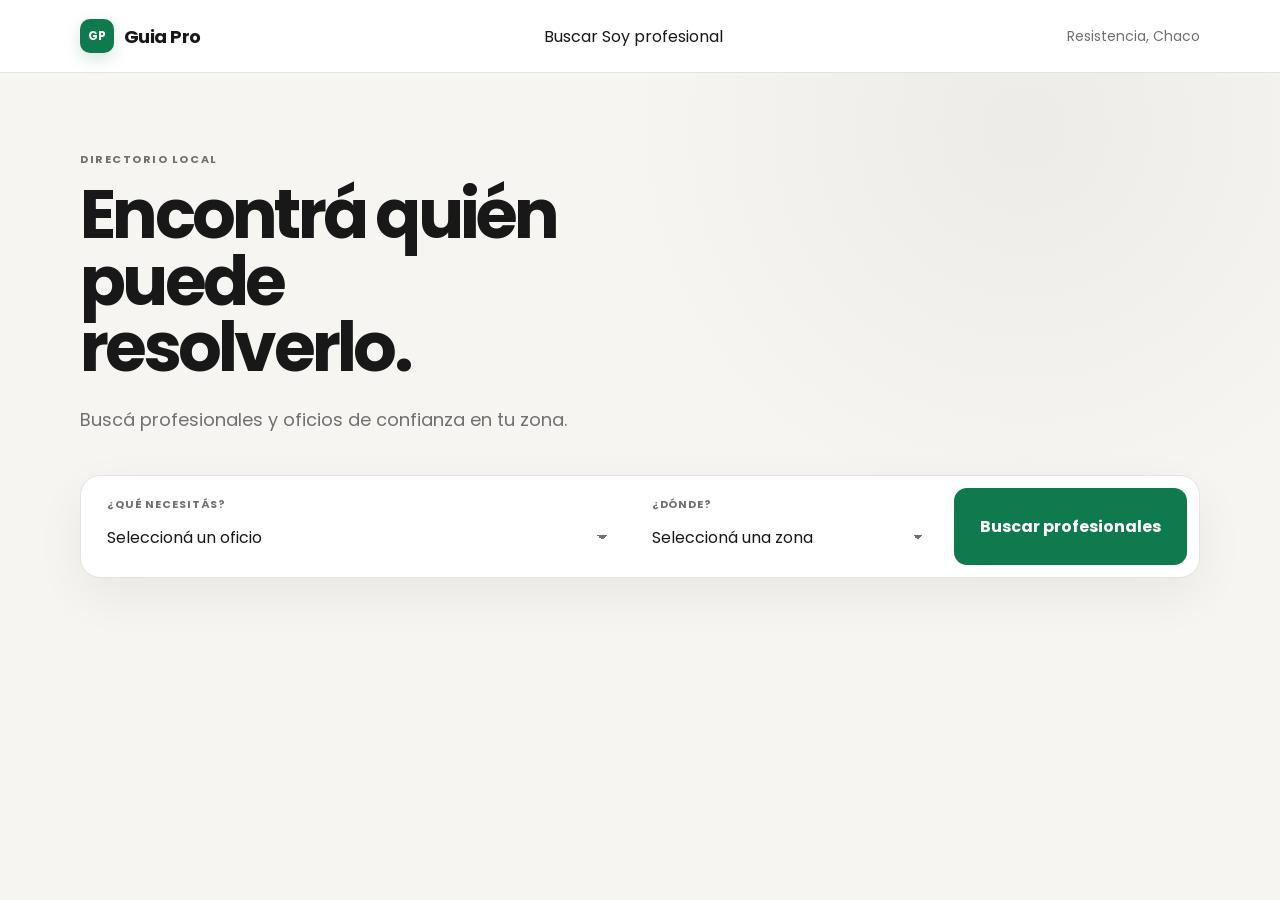
<file: frontend/index.html>
<!DOCTYPE html>

<html lang="es">
<head>
    <meta charset="UTF-8">

    <meta
        name="viewport"
        content="width=device-width, initial-scale=1.0"
    >

    <title>Guia Pro — Encontrá quién puede resolverlo</title>

    <link
        rel="stylesheet"
        href="./styles.css"
    >
</head>

<body>

<header class="site-header">
    <div class="container header-inner">

        <a
            href="./index.html"
            class="brand"
        >
            <span class="brand-mark">
                GP
            </span>

            <span class="brand-name">
                Guia Pro
            </span>
        </a>


        <nav
            class="main-nav"
            aria-label="Navegación principal"
        >

            <a
                href="./index.html"
                class="main-nav-link"
            >
                Buscar
            </a>


            <a
                href="./professional-login.html"
                class="main-nav-link"
            >
                Soy profesional
            </a>

        </nav>


        <span class="header-location">
            Resistencia, Chaco
        </span>

    </div>
</header>


<main>

    <section class="search-section">

        <div class="container">

            <div class="search-intro">

                <span class="eyebrow">
                    DIRECTORIO LOCAL
                </span>


                <h1>
                    Encontrá quién puede
                    <span>resolverlo.</span>
                </h1>


                <p>
                    Buscá profesionales y oficios de confianza
                    en tu zona.
                </p>

            </div>


            <form
                id="search-form"
                class="search-form"
            >

                <div class="field">

                    <label for="query">
                        ¿Qué necesitás?
                    </label>


                    <select
                        id="query"
                        name="query"
                    >

                        <option value="">
                            Seleccioná un oficio
                        </option>

                    </select>

                </div>


                <div class="field">

                    <label for="location">
                        ¿Dónde?
                    </label>


                    <select
                        id="location"
                        name="location"
                    >

                        <option value="">
                            Seleccioná una zona
                        </option>

                    </select>

                </div>


                <button
                    type="submit"
                    class="search-button"
                >
                    Buscar profesionales
                </button>

            </form>

        </div>

    </section>


    <section class="results-section">

        <div class="container">

            <div
                id="results-header"
                class="results-header hidden"
            >

                <div>

                    <span class="eyebrow">
                        RESULTADOS
                    </span>


                    <h2 id="results-title">
                        Profesionales encontrados
                    </h2>

                </div>


                <span
                    id="results-count"
                    class="results-count"
                ></span>

            </div>


            <div
                id="loading"
                class="state-message hidden"
            >
                Buscando profesionales...
            </div>


            <div
                id="error"
                class="state-message error hidden"
            ></div>


            <div
                id="empty"
                class="state-message hidden"
            >

                <h3>
                    No encontramos profesionales.
                </h3>


                <p>
                    Probá con otro oficio o zona.
                </p>

            </div>


            <div
                id="results"
                class="results-grid"
            ></div>

        </div>

    </section>

</main>


<script src="./app.js"></script>

</body>
</html>
</file>
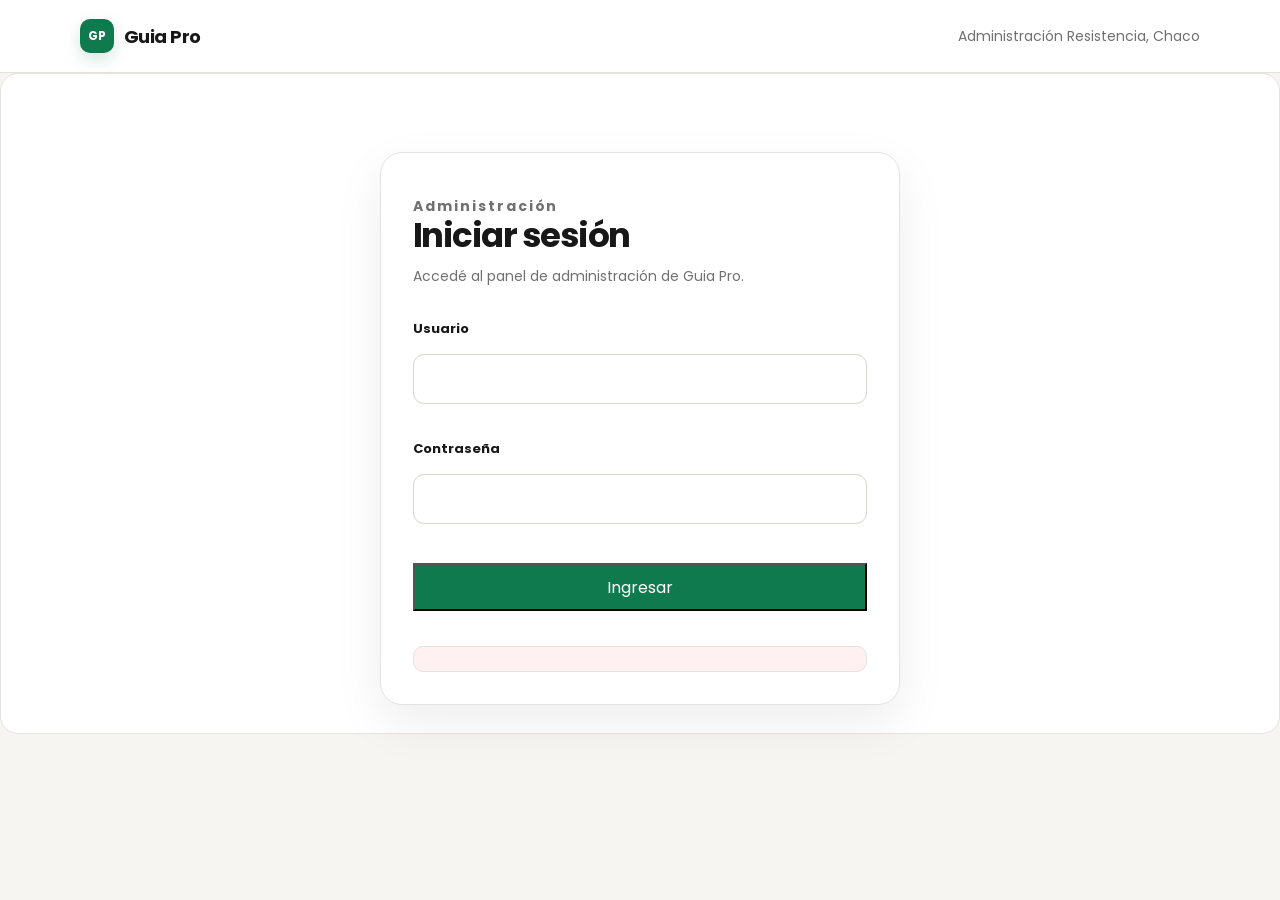
<file: frontend/admin.html>
<!DOCTYPE html>
<html lang="es">

<head>
    <meta charset="UTF-8">
    <meta name="viewport" content="width=device-width, initial-scale=1.0">

    <title>Administración — Guia Pro</title>

    <link rel="stylesheet" href="./styles.css">
</head>

<body>

<header class="site-header">
    <div class="container header-inner">

        <a href="./index.html" class="brand">
    <span class="brand-mark">GP</span>
    <span class="brand-name">Guia Pro</span>
</a>

        <div class="header-location">
            <span>Administración</span>
            <span>Resistencia, Chaco</span>
        </div>

    </div>
</header>


<main>

    <!-- =====================================================
         LOGIN
         ===================================================== -->

    <section id="loginState" class="profile-section" hidden>

        <div class="container">

            <div class="profile-card admin-login-card">

                <div class="profile-hero">

                    <div>
                        <p class="eyebrow">
                            Administración
                        </p>

                        <h1>
                            Iniciar sesión
                        </h1>

                        <p class="hero-description">
                            Accedé al panel de administración
                            de Guia Pro.
                        </p>
                    </div>

                </div>


                <form id="loginForm" class="admin-login-form">

                    <div class="form-field">

                        <label for="adminUsername">
                            Usuario
                        </label>

                        <input
                            id="adminUsername"
                            name="username"
                            type="text"
                            autocomplete="username"
                            required
                        >

                    </div>


                    <div class="form-field">

                        <label for="adminPassword">
                            Contraseña
                        </label>

                        <input
                            id="adminPassword"
                            name="password"
                            type="password"
                            autocomplete="current-password"
                            required
                        >

                    </div>


                    <button type="submit" class="primary-button">
                        Ingresar
                    </button>


                    <div
                        id="loginMessage"
                        class="form-message error"
                        hidden
                    ></div>

                </form>

            </div>

        </div>

    </section>


    <!-- =====================================================
         PANEL ADMINISTRATIVO
         ===================================================== -->

    <section id="adminContent" class="profile-section">

        <div class="container">

            <div class="profile-hero">

                <div>

                    <p class="eyebrow">
                        Administración
                    </p>

                    <h1>
                        Profesionales pendientes
                    </h1>

                    <p class="hero-description">
                        Revisá los registros antes de publicar
                        los perfiles en Guia Pro.
                    </p>

                </div>


                <button
                    type="button"
                    class="primary-button admin-refresh"
                    id="refreshButton"
                >
                    Actualizar
                </button>

            </div>


            <div
                id="adminMessage"
                class="form-message"
                hidden
            ></div>


            <div
                id="loadingState"
                class="profile-card"
                hidden
            >
                Cargando registros...
            </div>


            <div
                id="emptyState"
                class="profile-card"
            >

                <h2>
                    No hay registros pendientes
                </h2>

                <p>
                    Todos los profesionales registrados
                    fueron revisados.
                </p>

            </div>


            <div
                id="pendingList"
                class="admin-list"
            ></div>


            <div class="admin-section-divider"></div>


            <!-- =================================================
                 PROFESIONALES
                 ================================================= -->

            <div class="profile-hero admin-professionals-header">

                <div>

                    <p class="eyebrow">
                        Gestión
                    </p>

                    <h2>
                        Profesionales
                    </h2>

                    <p class="hero-description">
                        Administrá el estado de los profesionales
                        registrados en Guia Pro.
                    </p>

                </div>

            </div>


            <div
                id="professionalsLoadingState"
                class="profile-card"
                hidden
            >
                Cargando profesionales...
            </div>


            <div
                id="professionalsEmptyState"
                class="profile-card"
                hidden
            >

                <h2>
                    No hay profesionales registrados
                </h2>

                <p>
                    Todavía no hay profesionales en Guia Pro.
                </p>

            </div>


            <div
                id="professionalsList"
                class="admin-list"
            ></div>


            <!-- =================================================
                 EDITOR DE PROFESIONAL
                 ================================================= -->

            <div
                id="admin-profile-edit-panel"
                class="profile-card admin-edit-panel"
                hidden
            >

                <div class="admin-edit-header">

                    <div>

                        <p class="eyebrow">
                            Administración
                        </p>

                        <h2 id="admin-edit-title">
                            Editar profesional
                        </h2>

                        <p class="hero-description">
                            Modificá la información pública
                            del profesional.
                        </p>

                    </div>

                    <button
                        type="button"
                        id="admin-profile-edit-cancel-top"
                        class="admin-edit-close"
                        aria-label="Cerrar editor"
                    >
                        ×
                    </button>

                </div>


                <form id="admin-profile-edit-form">

                    <!-- =========================================
                         SECCIÓN 01 — INFORMACIÓN PÚBLICA
                         ========================================= -->

                    <section class="admin-edit-section">

                        <div class="admin-edit-section-heading">

                            <span class="admin-edit-section-number">
                                01
                            </span>

                            <div>

                                <h3>
                                    Información pública
                                </h3>

                                <p>
                                    Datos que los usuarios podrán
                                    consultar en el perfil.
                                </p>

                            </div>

                        </div>


                        <div class="form-field admin-edit-description">

                            <label for="admin-profile-description">
                                Descripción
                            </label>

                            <textarea
                                id="admin-profile-description"
                                rows="5"
                                maxlength="2000"
                                placeholder="Contá brevemente qué hace y qué tipo de trabajos realiza."
                            ></textarea>

                            <small>
                                Una descripción clara ayuda a entender
                                qué servicios ofrece el profesional.
                            </small>

                        </div>


                        <div class="admin-edit-grid admin-edit-grid-3">

                            <div class="form-field">

                                <label for="admin-profile-years">
                                    Años de experiencia
                                </label>

                                <input
                                    id="admin-profile-years"
                                    type="number"
                                    min="0"
                                    max="80"
                                    placeholder="Ej. 10"
                                >

                            </div>


                            <div class="form-field">

                                <label for="admin-profile-whatsapp">
                                    WhatsApp
                                </label>

                                <input
                                    id="admin-profile-whatsapp"
                                    type="text"
                                    maxlength="50"
                                    placeholder="Ej. 3624..."
                                >

                            </div>


                            <div class="form-field">

                                <label for="admin-profile-instagram">
                                    Instagram
                                </label>

                                <input
                                    id="admin-profile-instagram"
                                    type="text"
                                    maxlength="150"
                                    placeholder="@usuario"
                                >

                            </div>

                        </div>

                    </section>


                    <!-- =========================================
                         SECCIÓN 02 — SERVICIOS
                         ========================================= -->

                    <section class="admin-edit-section">

                        <div class="admin-edit-section-heading">

                            <span class="admin-edit-section-number">
                                02
                            </span>

                            <div>

                                <h3>
                                    Servicios
                                </h3>

                                <p>
                                    Indicá qué trabajos realiza
                                    el profesional.
                                </p>

                            </div>

                        </div>


                        <div class="form-field">

                            <label for="admin-profile-categories">
                                Servicios ofrecidos
                            </label>

                            <select
                                id="admin-profile-categories"
                                multiple
                            ></select>

                            <small>
                                Podés seleccionar más de un servicio.
                                Mantené presionada la tecla Ctrl para
                                seleccionar varias opciones.
                            </small>

                        </div>

                    </section>


                    <!-- =========================================
                         SECCIÓN 03 — ZONAS
                         ========================================= -->

                    <section class="admin-edit-section">

                        <div class="admin-edit-section-heading">

                            <span class="admin-edit-section-number">
                                03
                            </span>

                            <div>

                                <h3>
                                    Zonas de trabajo
                                </h3>

                                <p>
                                    Definí dónde trabaja habitualmente
                                    el profesional.
                                </p>

                            </div>

                        </div>


                        <div class="form-field">

                            <label for="admin-profile-locations">
                                Zonas donde trabaja
                            </label>

                            <select
                                id="admin-profile-locations"
                                multiple
                            ></select>

                            <small>
                                Podés seleccionar más de una zona.
                                Mantené presionada la tecla Ctrl para
                                seleccionar varias opciones.
                            </small>

                        </div>

                    </section>


                    <!-- =========================================
                         PIE DEL FORMULARIO
                         ========================================= -->

                    <div class="admin-edit-footer">

                        <div
                            id="admin-profile-edit-message"
                            class="form-message"
                            hidden
                        ></div>


                        <div class="admin-edit-buttons">

                            <button
                                type="button"
                                id="admin-profile-edit-cancel"
                                class="secondary-button"
                            >
                                Cancelar
                            </button>

                            <button
                                type="submit"
                                class="primary-button"
                            >
                                Guardar cambios
                            </button>

                        </div>

                    </div>

                </form>

            </div>

        </div>

    </section>

</main>


<script src="./admin.js?v=4"></script>

</body>

</html>
</file>
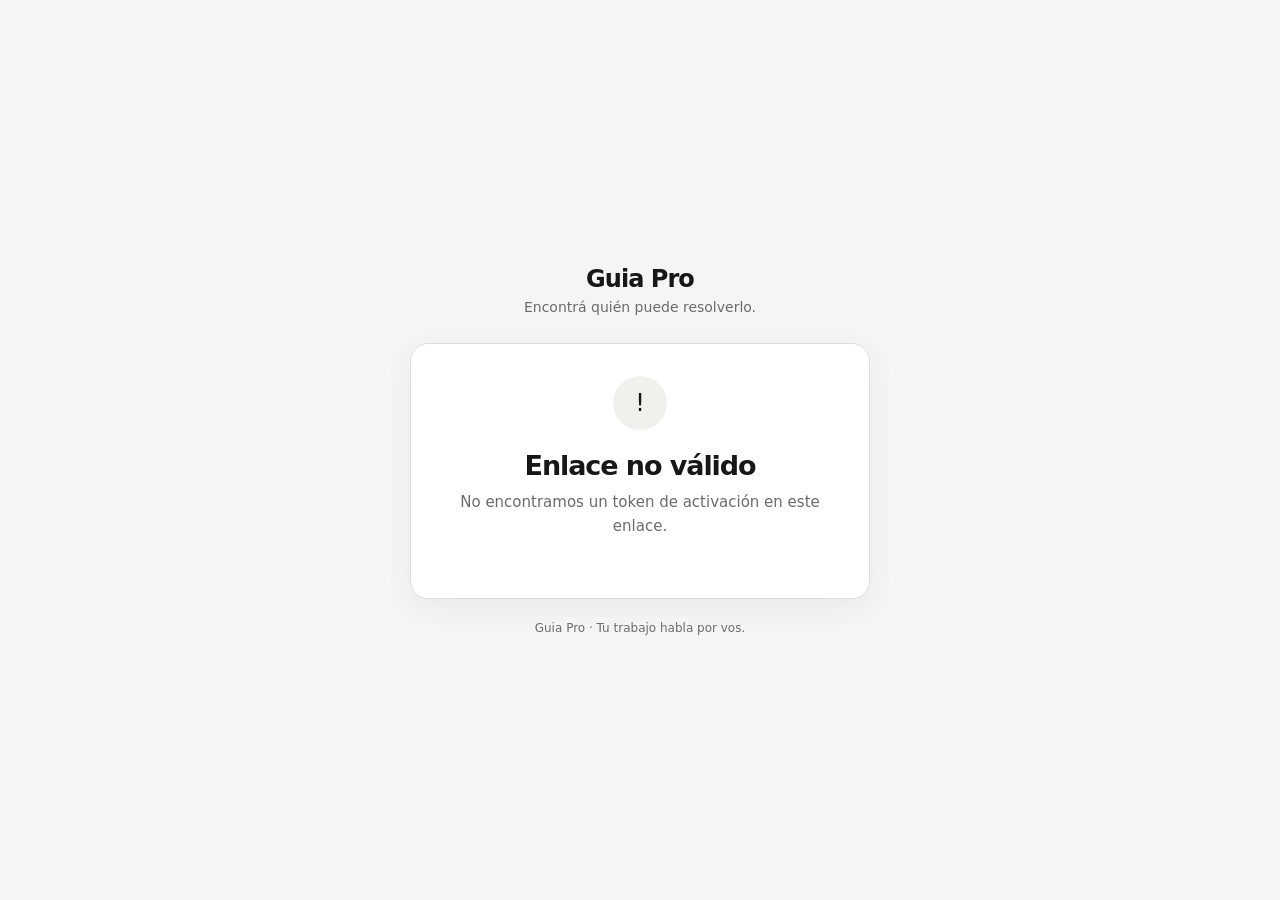
<file: frontend/professional-activation.html>
<!DOCTYPE html>
<html lang="es">
<head>
  <meta charset="UTF-8" />
  <meta name="viewport" content="width=device-width, initial-scale=1.0" />

  <title>Activar cuenta — Guia Pro</title>

  <style>
    :root {
      --bg: #f5f5f3;
      --surface: #ffffff;
      --text: #171717;
      --muted: #6b6b6b;
      --border: #deded9;
      --primary: #171717;
      --success: #216e4e;
      --error: #a33a3a;
    }

    * {
      box-sizing: border-box;
    }

    body {
      margin: 0;
      min-height: 100vh;
      background: var(--bg);
      color: var(--text);
      font-family:
        Inter,
        ui-sans-serif,
        system-ui,
        -apple-system,
        BlinkMacSystemFont,
        "Segoe UI",
        sans-serif;

      display: flex;
      align-items: center;
      justify-content: center;

      padding: 24px;
    }

    .container {
      width: 100%;
      max-width: 460px;
    }

    .brand {
      text-align: center;
      margin-bottom: 28px;
    }

    .brand-name {
      font-size: 24px;
      font-weight: 700;
      letter-spacing: -0.04em;
    }

    .brand-subtitle {
      margin-top: 6px;
      color: var(--muted);
      font-size: 14px;
    }

    .card {
      background: var(--surface);
      border: 1px solid var(--border);
      border-radius: 18px;
      padding: 32px;
      box-shadow: 0 8px 30px rgba(0, 0, 0, 0.05);
    }

    .loading,
    .error,
    .success {
      text-align: center;
    }

    .loading {
      color: var(--muted);
      padding: 20px 0;
    }

    .icon {
      width: 54px;
      height: 54px;
      margin: 0 auto 20px;

      border-radius: 50%;
      background: #f0f0ec;

      display: flex;
      align-items: center;
      justify-content: center;

      font-size: 24px;
    }

    h1 {
      margin: 0 0 10px;
      font-size: 27px;
      line-height: 1.15;
      letter-spacing: -0.04em;
    }

    .description {
      margin: 0 0 28px;
      color: var(--muted);
      line-height: 1.55;
      font-size: 15px;
    }

    .form-group {
      margin-bottom: 18px;
    }

    label {
      display: block;
      margin-bottom: 7px;
      font-size: 14px;
      font-weight: 600;
    }

    input {
      width: 100%;
      height: 48px;

      border: 1px solid var(--border);
      border-radius: 10px;

      padding: 0 14px;

      font-size: 16px;
      color: var(--text);
      background: #fff;

      outline: none;
    }

    input:focus {
      border-color: #999;
    }

    .password-hint {
      margin-top: 7px;
      color: var(--muted);
      font-size: 12px;
    }

    button {
      width: 100%;
      height: 50px;

      border: 0;
      border-radius: 10px;

      background: var(--primary);
      color: #fff;

      font-size: 15px;
      font-weight: 600;

      cursor: pointer;
      transition: opacity 0.2s ease;
    }

    button:hover {
      opacity: 0.88;
    }

    button:disabled {
      opacity: 0.5;
      cursor: not-allowed;
    }

    .message {
      margin-top: 16px;
      padding: 12px 14px;

      border-radius: 10px;

      font-size: 14px;
      line-height: 1.4;

      display: none;
    }

    .message.error {
      display: block;
      background: #fff0f0;
      color: var(--error);
    }

    .message.success {
      display: block;
      background: #edf8f2;
      color: var(--success);
    }

    .hidden {
      display: none !important;
    }

    .success-actions {
      margin-top: 24px;
    }

    .success-actions button {
      background: var(--success);
    }

    .footer {
      margin-top: 22px;
      text-align: center;
      color: var(--muted);
      font-size: 12px;
    }
  </style>
</head>

<body>

  <main class="container">

    <div class="brand">
      <div class="brand-name">Guia Pro</div>
      <div class="brand-subtitle">
        Encontrá quién puede resolverlo.
      </div>
    </div>

    <section class="card">

      <!-- Cargando -->
      <div id="loading-state" class="loading">
        Verificando tu enlace de activación...
      </div>

      <!-- Error -->
      <div id="error-state" class="error hidden">

        <div class="icon">!</div>

        <h1>Enlace no válido</h1>

        <p id="error-text" class="description">
          Este enlace de activación no es válido o ya venció.
        </p>

      </div>

      <!-- Formulario -->
      <div id="activation-state" class="hidden">

        <div class="icon">✓</div>

        <h1 id="welcome-title">
          Activá tu cuenta
        </h1>

        <p class="description">
          Tu perfil fue aprobado. Creá una contraseña para acceder a tu cuenta profesional de Guia Pro.
        </p>

        <form id="activation-form">

          <div class="form-group">
            <label for="password">
              Nueva contraseña
            </label>

            <input
              id="password"
              type="password"
              minlength="8"
              maxlength="200"
              autocomplete="new-password"
              required
            />

            <div class="password-hint">
              Mínimo 8 caracteres.
            </div>
          </div>

          <div class="form-group">
            <label for="password-confirmation">
              Repetir contraseña
            </label>

            <input
              id="password-confirmation"
              type="password"
              minlength="8"
              maxlength="200"
              autocomplete="new-password"
              required
            />
          </div>

          <button
            id="activate-button"
            type="submit"
          >
            Activar mi cuenta
          </button>

        </form>

        <div
          id="form-message"
          class="message"
        ></div>

      </div>

      <!-- Éxito -->
      <div id="success-state" class="success hidden">

        <div class="icon">✓</div>

        <h1>Cuenta activada</h1>

        <p class="description">
          Tu cuenta profesional de Guia Pro ya está activa.
          Ahora podés ingresar a tu panel.
        </p>

        <div class="success-actions">

          <button id="login-button">
            Ir al inicio de sesión
          </button>

        </div>

      </div>

    </section>

    <div class="footer">
      Guia Pro · Tu trabajo habla por vos.
    </div>

  </main>

  <script src="./professional-activation.js"></script>

</body>
</html>
</file>
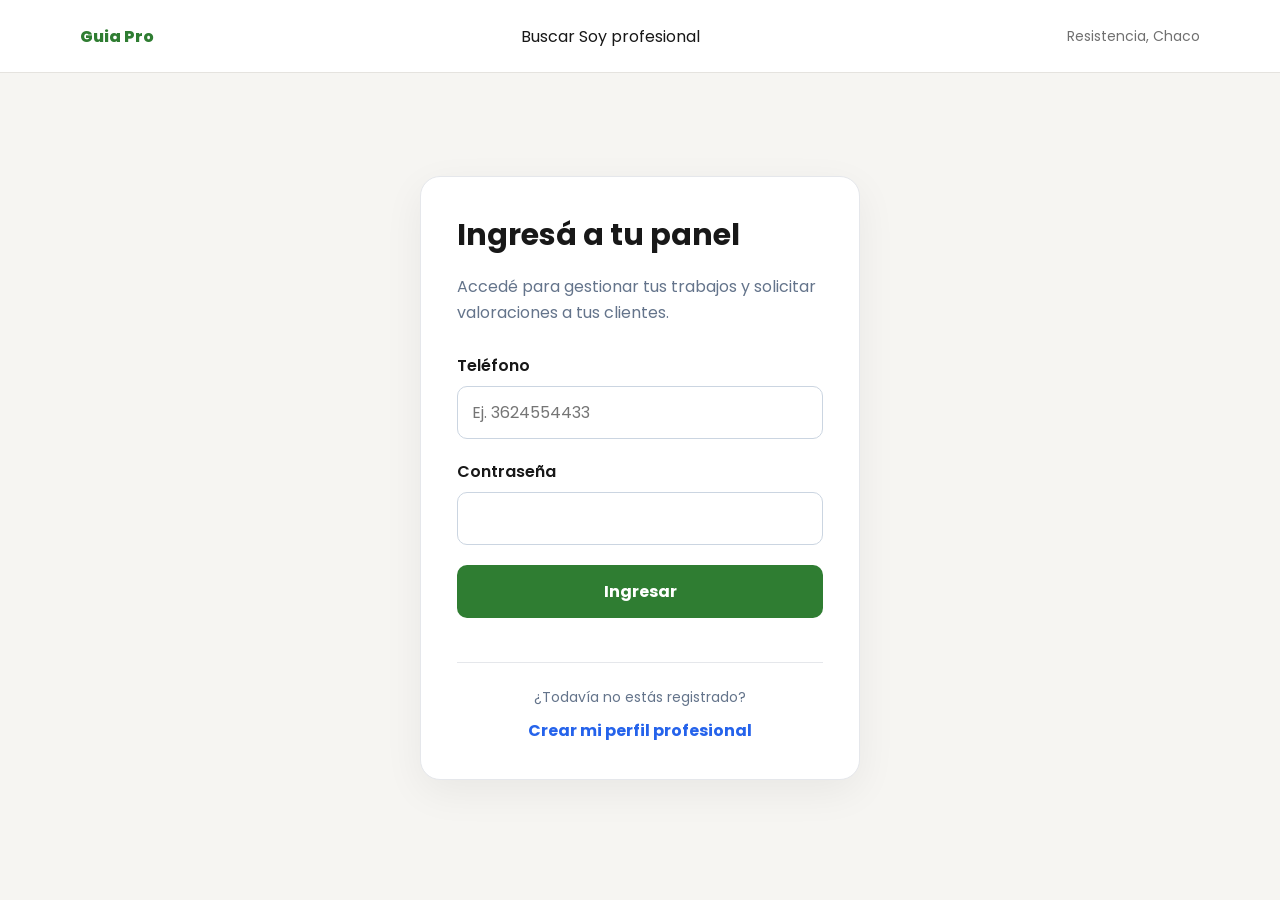
<file: frontend/professional-login.html>
<!DOCTYPE html>

<html lang="es">
<head>
  <meta charset="UTF-8">
  <meta name="viewport" content="width=device-width, initial-scale=1.0">

  <title>Ingresar · Guia Pro</title>

  <link rel="stylesheet" href="./styles.css">

  <style>
    .login-page {
      min-height: calc(100vh - 90px);
      display: flex;
      align-items: center;
      justify-content: center;
      padding: 48px 20px;
    }

    .login-card {
      width: 100%;
      max-width: 440px;
      padding: 36px;
      background: #ffffff;
      border: 1px solid #e5e7eb;
      border-radius: 20px;
      box-shadow: 0 12px 40px rgba(0, 0, 0, 0.06);
    }

    .login-card h1 {
      margin: 0 0 10px;
      font-size: 30px;
    }

    .login-description {
      margin-bottom: 28px;
      color: #64748b;
      line-height: 1.6;
    }

    .login-form {
      display: flex;
      flex-direction: column;
      gap: 20px;
    }

    .login-field {
      display: flex;
      flex-direction: column;
      gap: 8px;
    }

    .login-field label {
      font-weight: 600;
    }

    .login-field input {
      width: 100%;
      padding: 13px 14px;
      border: 1px solid #cbd5e1;
      border-radius: 10px;
      font: inherit;
      box-sizing: border-box;
    }

    .login-field input:focus {
  outline: 2px solid #2f7d32;
  outline-offset: 2px;
}

.login-submit {
  width: 100%;
  padding: 14px;
  border: none;
  border-radius: 10px;
  background: #2f7d32;
  color: white;
  font: inherit;
  font-weight: 700;
  cursor: pointer;
}

.login-submit:hover {
  background: #256b29;
}

.brand {
  color: #2f7d32;
  font-weight: 800;
}

    .login-submit:disabled {
      opacity: 0.65;
      cursor: wait;
    }

    .register-professional {
  margin-top: 24px;
  padding-top: 24px;
  border-top: 1px solid #e5e7eb;
  text-align: center;
}

.register-professional p {
  margin: 0 0 10px;
  color: #64748b;
  font-size: 14px;
}

.register-professional-link {
  color: #2563eb;
  font-weight: 700;
  text-decoration: none;
}

.register-professional-link:hover {
  text-decoration: underline;
}

    .login-error {
      padding: 12px;
      border-radius: 10px;
      background: #fef2f2;
      color: #b91c1c;
      font-size: 14px;
    }

    .hidden {
      display: none !important;
    }
  </style>

</head>

<body>

  <header class="site-header">
    <div class="container header-inner">

  <a
    href="./index.html"
    class="brand"
  >
    Guia Pro
  </a>

  <nav
    class="main-nav"
    aria-label="Navegación principal"
  >

    <a
      href="./index.html"
      class="main-nav-link"
    >
      Buscar
    </a>

    <a
      href="./professional-login.html"
      class="main-nav-link"
      aria-current="page"
    >
      Soy profesional
    </a>

  </nav>

  <div class="header-location">
    Resistencia, Chaco
  </div>

</div>

  </header>

  <main class="login-page">

<section class="login-card">

  <h1>Ingresá a tu panel</h1>

  <p class="login-description">
    Accedé para gestionar tus trabajos y solicitar
    valoraciones a tus clientes.
  </p>

  <form
    id="professional-login-form"
    class="login-form"
  >

    <div class="login-field">

      <label for="phone">
        Teléfono
      </label>

      <input
        id="phone"
        name="phone"
        type="tel"
        autocomplete="username"
        placeholder="Ej. 3624554433"
        required
      >

    </div>


    <div class="login-field">

      <label for="password">
        Contraseña
      </label>

      <input
        id="password"
        name="password"
        type="password"
        autocomplete="current-password"
        required
      >

    </div>


    <p
      id="login-error"
      class="login-error hidden"
      role="alert"
    ></p>


    <button
  id="login-submit"
  class="login-submit"
  type="submit"
>
  Ingresar
</button>

<div class="register-professional">
  <p>¿Todavía no estás registrado?</p>

  <a
    href="./professional-register.html"
    class="register-professional-link"
  >
    Crear mi perfil profesional
  </a>
</div>

  </form>

</section>

  </main>

  <script src="./professional-login.js"></script>

</body>
</html>
</file>
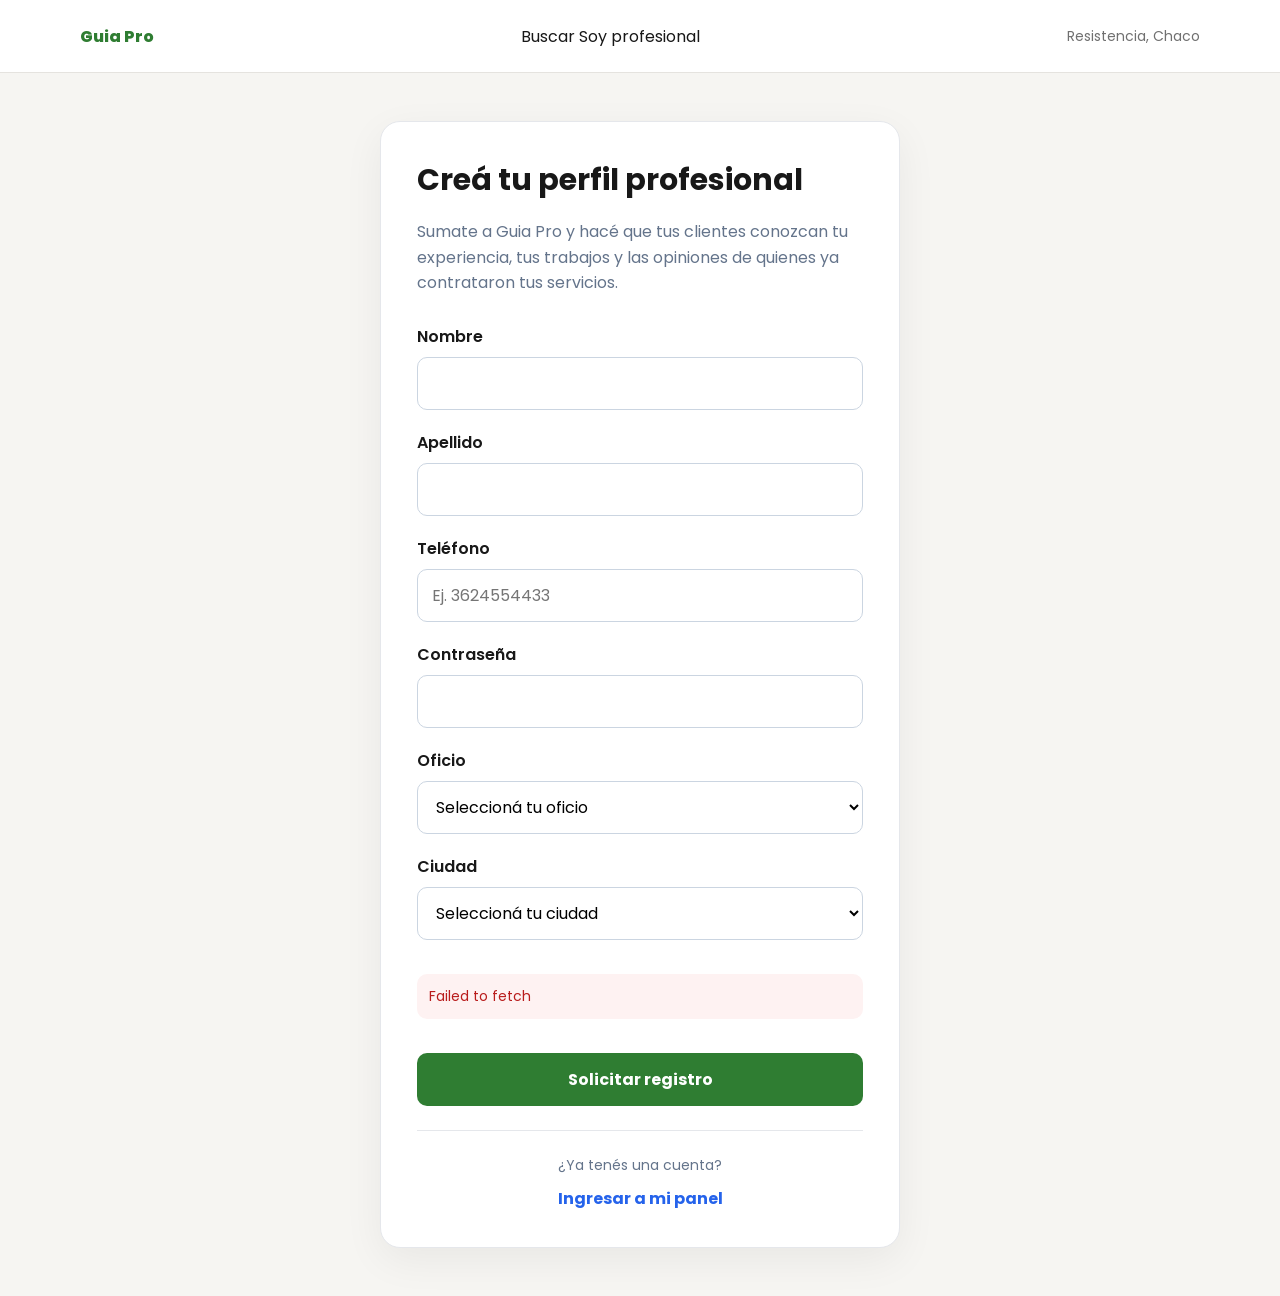
<file: frontend/professional-register.html>
<!DOCTYPE html>
<html lang="es">
<head>
  <meta charset="UTF-8">
  <meta name="viewport" content="width=device-width, initial-scale=1.0">

  <title>Registrarme · Guia Pro</title>

  <link rel="stylesheet" href="./styles.css">

  <style>
    .register-page {
      min-height: calc(100vh - 90px);
      display: flex;
      align-items: center;
      justify-content: center;
      padding: 48px 20px;
    }

    .register-card {
      width: 100%;
      max-width: 520px;
      padding: 36px;
      background: #ffffff;
      border: 1px solid #e5e7eb;
      border-radius: 20px;
      box-shadow: 0 12px 40px rgba(0, 0, 0, 0.06);
    }

    .register-card h1 {
      margin: 0 0 10px;
      font-size: 30px;
    }

    .register-description {
      margin-bottom: 28px;
      color: #64748b;
      line-height: 1.6;
    }

    .register-form {
      display: flex;
      flex-direction: column;
      gap: 20px;
    }

    .register-field {
      display: flex;
      flex-direction: column;
      gap: 8px;
    }

    .register-field label {
      font-weight: 600;
    }

    .register-field input,
    .register-field select {
      width: 100%;
      padding: 13px 14px;
      border: 1px solid #cbd5e1;
      border-radius: 10px;
      font: inherit;
      box-sizing: border-box;
      background: #ffffff;
    }

    .register-field input:focus,
    .register-field select:focus {
      outline: 2px solid #2f7d32;
      outline-offset: 2px;
    }

    .register-submit {
      width: 100%;
      padding: 14px;
      border: none;
      border-radius: 10px;
      background: #2563eb;
      color: white;
      font: inherit;
      font-weight: 700;
      cursor: pointer;
    }

    .register-submit:disabled {
      opacity: 0.65;
      cursor: wait;
    }

    .register-message {
      padding: 12px;
      border-radius: 10px;
      font-size: 14px;
    }

    .register-error {
      background: #fef2f2;
      color: #b91c1c;
    }

    .register-success {
      background: #f0fdf4;
      color: #166534;
    }

    .register-login {
      margin-top: 24px;
      padding-top: 24px;
      border-top: 1px solid #e5e7eb;
      text-align: center;
    }

    .register-login p {
      margin: 0 0 10px;
      color: #64748b;
      font-size: 14px;
    }

    .register-login a {
      color: #2563eb;
      font-weight: 700;
      text-decoration: none;
    }

    .register-login a:hover {
      text-decoration: underline;
    }

    .hidden {
      display: none !important;
    }

    .brand {
  color: #2f7d32;
  font-weight: 800;
}

.register-submit {
  background: #2f7d32;
}

.register-submit:hover {
  background: #256b29;
}
  </style>
</head>

<body>

  <header class="site-header">
    <div class="container header-inner">

      <a
        href="./index.html"
        class="brand"
      >
        Guia Pro
      </a>

      <nav
        class="main-nav"
        aria-label="Navegación principal"
      >

        <a
          href="./index.html"
          class="main-nav-link"
        >
          Buscar
        </a>

        <a
          href="./professional-login.html"
          class="main-nav-link"
        >
          Soy profesional
        </a>

      </nav>

      <div class="header-location">
        Resistencia, Chaco
      </div>

    </div>
  </header>

  <main class="register-page">

    <section class="register-card">

      <h1>Creá tu perfil profesional</h1>

      <p class="register-description">
        Sumate a Guia Pro y hacé que tus clientes conozcan
        tu experiencia, tus trabajos y las opiniones de
        quienes ya contrataron tus servicios.
      </p>

      <form
        id="professional-register-form"
        class="register-form"
      >

        <div class="register-field">

          <label for="first_name">
            Nombre
          </label>

          <input
            id="first_name"
            name="first_name"
            type="text"
            autocomplete="given-name"
            required
          >

        </div>

        <div class="register-field">

          <label for="last_name">
            Apellido
          </label>

          <input
            id="last_name"
            name="last_name"
            type="text"
            autocomplete="family-name"
            required
          >

        </div>

        <div class="register-field">

          <label for="phone">
            Teléfono
          </label>

          <input
            id="phone"
            name="phone"
            type="tel"
            autocomplete="tel"
            placeholder="Ej. 3624554433"
            required
          >

        </div>

        <div class="register-field">

          <label for="password">
            Contraseña
          </label>

          <input
            id="password"
            name="password"
            type="password"
            autocomplete="new-password"
            minlength="6"
            required
          >

        </div>

        <div class="register-field">

          <label for="category_id">
            Oficio
          </label>

          <select
            id="category_id"
            name="category_id"
            required
          >
            <option value="">
              Seleccioná tu oficio
            </option>
          </select>

        </div>

        <div class="register-field">

          <label for="location_id">
            Ciudad
          </label>

          <select
            id="location_id"
            name="location_id"
            required
          >
            <option value="">
              Seleccioná tu ciudad
            </option>
          </select>

        </div>

        <p
          id="register-error"
          class="register-message register-error hidden"
          role="alert"
        ></p>

        <p
          id="register-success"
          class="register-message register-success hidden"
          role="status"
        ></p>

        <button
          id="register-submit"
          class="register-submit"
          type="submit"
        >
          Solicitar registro
        </button>

      </form>

      <div class="register-login">

        <p>
          ¿Ya tenés una cuenta?
        </p>

        <a href="./professional-login.html">
          Ingresar a mi panel
        </a>

      </div>

    </section>

  </main>

  <script src="./professional-register.js"></script>

</body>
</html>
</file>
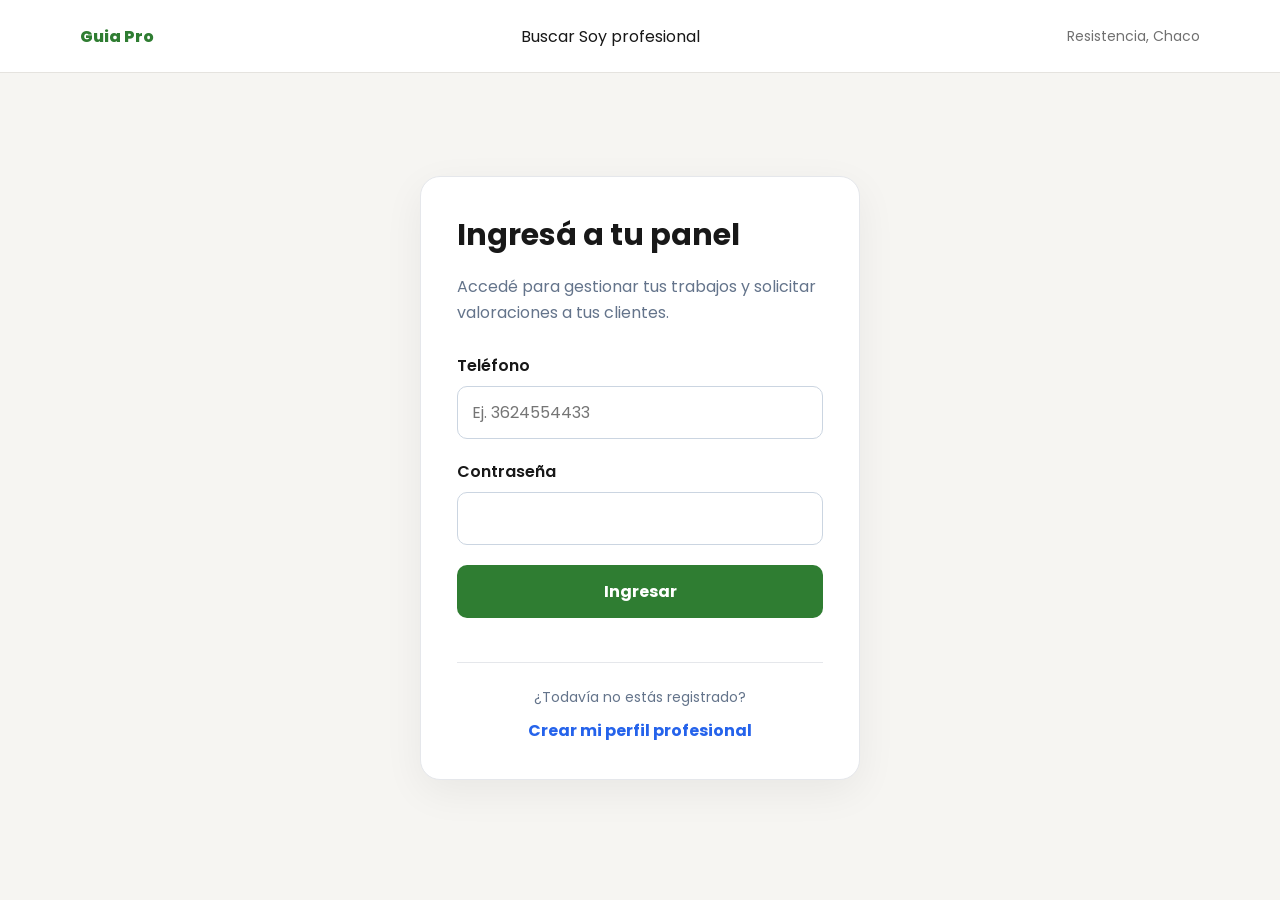
<file: frontend/professional.html>
<!DOCTYPE html>
<html lang="es">
<head>
  <meta charset="UTF-8" />
  <meta name="viewport" content="width=device-width, initial-scale=1.0" />

  <title>Panel del profesional · Guia Pro</title>

  <link rel="stylesheet" href="./styles.css" />
 
</head>

<body>

  <header class="site-header">
    <div class="container header-inner">

      <a href="./index.html" class="brand">
    <span class="brand-mark">GP</span>
    <span class="brand-name">Guia Pro</span>
</a>

      <nav class="main-nav" aria-label="Navegación principal">

        <a
          href="./index.html"
          class="main-nav-link"
        >
          Buscar
        </a>

        <a
          id="public-profile-link"
          href="#"
          class="main-nav-link"
        >
          Ver mi perfil público
        </a>

      </nav>

      <div class="header-actions">

        <div class="header-location">
          Resistencia, Chaco
        </div>

        <button
          id="logout-button"
          class="button secondary-button"
          type="button"
        >
          Cerrar sesión
        </button>

      </div>

    </div>
  </header>

  <main class="container professional-page">

    <section id="loading-state" class="state-card">
      <p>Cargando panel...</p>
    </section>

    <section id="error-state" class="state-card error-state hidden">

      <h2>No pudimos cargar el panel</h2>

      <p id="error-message">
        Ocurrió un error al cargar la información.
      </p>

      <a
        href="./index.html"
        class="button secondary-button"
      >
        Volver al buscador
      </a>

    </section>

    <section id="professional-content" class="hidden">

      <!-- ======================================================
           CABECERA DEL PROFESIONAL
           ====================================================== -->

      <div class="professional-header-card">

        <div>

          <span class="eyebrow">
            Panel del profesional
          </span>

          <h1 id="professional-name">
            —
          </h1>

          <p
            id="professional-meta"
            class="professional-meta"
          >
            —
          </p>

        </div>

        <div
          id="professional-rating"
          class="professional-rating"
        >
          —
        </div>

      </div>


      <!-- ======================================================
           PERFIL
           ====================================================== -->

      <section
        id="profile-edit-section"
        class="professional-section"
      >

        <div class="section-heading">

          <div>

            <span class="eyebrow">
              Mi perfil
            </span>

            <h2>
              Información pública
            </h2>

          </div>

          <button
            id="edit-profile-button"
            class="button secondary-button"
            type="button"
          >
            Editar perfil
          </button>

        </div>


        <!-- ====================================================
             ESTADO DEL PERFIL
             ==================================================== -->

        <div class="profile-status-grid">

          <div class="profile-status-card">

            <span class="eyebrow">
              Identidad
            </span>

            <strong id="profile-identity-status">
              —
            </strong>

            <span>
              Estado de verificación
            </span>

          </div>


          <div class="profile-status-card">

            <span class="eyebrow">
              Experiencia
            </span>

            <strong id="profile-experience-status">
              —
            </strong>

            <span>
              Años declarados
            </span>

          </div>


          <div class="profile-status-card">

            <span class="eyebrow">
              Reputación
            </span>

            <strong id="profile-reputation-status">
              —
            </strong>

            <span id="profile-reputation-detail">
              Sin opiniones todavía
            </span>

          </div>


          <div class="profile-status-card">

            <span class="eyebrow">
              Trabajos
            </span>

            <strong id="profile-jobs-status">
              —
            </strong>

            <span id="profile-jobs-detail">
              Registrados en Guia Pro
            </span>

          </div>

        </div>

        <p class="profile-status-note">
          La identidad y la reputación se construyen y verifican dentro de Guia Pro.
        </p>


        <section class="professional-reviews">

          <div class="section-heading">

            <div>

              <span class="eyebrow">
                EXPERIENCIAS DE CLIENTES
              </span>

              <h2>
                Opiniones recibidas
              </h2>

            </div>

          </div>

          <div
            id="professional-reviews-list"
            class="professional-reviews-list"
          ></div>

          <div
            id="professional-reviews-empty"
            class="state-card hidden"
          >

            <h3>
              Todavía no tenés opiniones
            </h3>

            <p>
              Las valoraciones de tus clientes aparecerán acá después
              de que completen una valoración.
            </p>

          </div>

        </section>


        <!-- ====================================================
             FORMULARIO DE EDICIÓN
             ==================================================== -->

        <form
          id="profile-edit-form"
          class="job-form hidden"
        >

          <div class="form-field">

            <label for="profile-description">
              Descripción
            </label>

            <textarea
              id="profile-description"
              name="description"
              rows="4"
              maxlength="2000"
              placeholder="Contá brevemente qué hacés y qué tipo de trabajos realizás."
            ></textarea>

          </div>


          <div class="form-field">

            <label for="profile-years-experience">
              Años de experiencia
            </label>

            <input
              id="profile-years-experience"
              name="years_experience"
              type="number"
              min="0"
              max="80"
            >

          </div>


          <div class="form-field">

            <label for="profile-whatsapp">
              WhatsApp
            </label>

            <input
              id="profile-whatsapp"
              name="whatsapp"
              type="text"
              maxlength="50"
            >

          </div>


          <div class="form-field">

            <label for="profile-instagram">
              Instagram
            </label>

            <input
              id="profile-instagram"
              name="instagram"
              type="text"
              maxlength="150"
              placeholder="@usuario"
            >

          </div>


          <div class="form-field">

            <label for="profile-categories">
              Servicios
            </label>

            <select
              id="profile-categories"
              name="category_ids"
              multiple
            ></select>

            <small>
              Podés seleccionar más de un servicio.
            </small>

          </div>


          <div class="form-field">

            <label for="profile-locations">
              Zonas donde trabajás
            </label>

            <select
              id="profile-locations"
              name="location_ids"
              multiple
            ></select>

            <small>
              Podés seleccionar más de una zona.
            </small>

          </div>


          <div class="form-actions">

            <button
              type="submit"
              class="button primary-button"
            >
              Guardar cambios
            </button>

            <button
              type="button"
              id="cancel-profile-button"
              class="button secondary-button"
            >
              Cancelar
            </button>

          </div>

        </form>


        <div
          id="profile-form-message"
          class="form-message hidden"
        ></div>

      </section>


      <!-- ======================================================
           TRABAJOS
           ====================================================== -->

      <section class="professional-section">

        <div class="section-heading">

          <div>

            <span class="eyebrow">
              Gestión
            </span>

            <h2>
              Mis trabajos
            </h2>

          </div>

          <button
            id="new-job-button"
            class="button primary-button"
            type="button"
          >
            + Registrar trabajo
          </button>

        </div>


        <div
          id="jobs-list"
          class="jobs-list"
        >
          <!-- Los trabajos se cargan desde la API -->
        </div>


        <div
          id="jobs-empty"
          class="state-card hidden"
        >

          <h3>
            Todavía no tenés trabajos registrados
          </h3>

          <p>
            Registrá un trabajo terminado para poder solicitar
            una valoración a tu cliente.
          </p>

        </div>

      </section>


      <!-- ======================================================
           NUEVO TRABAJO
           ====================================================== -->

      <section
        id="new-job-panel"
        class="professional-section job-form-section hidden"
      >

        <div class="section-heading">

          <div>

            <span class="eyebrow">
              Nuevo trabajo
            </span>

            <h2>
              Registrar trabajo
            </h2>

          </div>

        </div>


        <form
          id="new-job-form"
          class="job-form"
        >

          <div class="form-field">

            <label for="job-title">
              Trabajo
            </label>

            <input
              id="job-title"
              name="title"
              type="text"
              maxlength="150"
              required
              placeholder="Ej. Instalación eléctrica domiciliaria"
            />

          </div>


          <div class="form-field">

            <label for="job-description">
              Descripción
            </label>

            <textarea
              id="job-description"
              name="description"
              rows="4"
              maxlength="2000"
              placeholder="Contá brevemente qué trabajo realizaste."
            ></textarea>

          </div>


          <div class="form-actions">

            <button
              type="submit"
              class="button primary-button"
            >
              Registrar trabajo
            </button>

            <button
              type="button"
              id="cancel-job-button"
              class="button secondary-button"
            >
              Cancelar
            </button>

          </div>

        </form>


        <div
          id="job-form-message"
          class="form-message hidden"
        ></div>

      </section>

    </section>

  </main>


  <script src="./professional.js"></script>

</body>
</html>
</file>
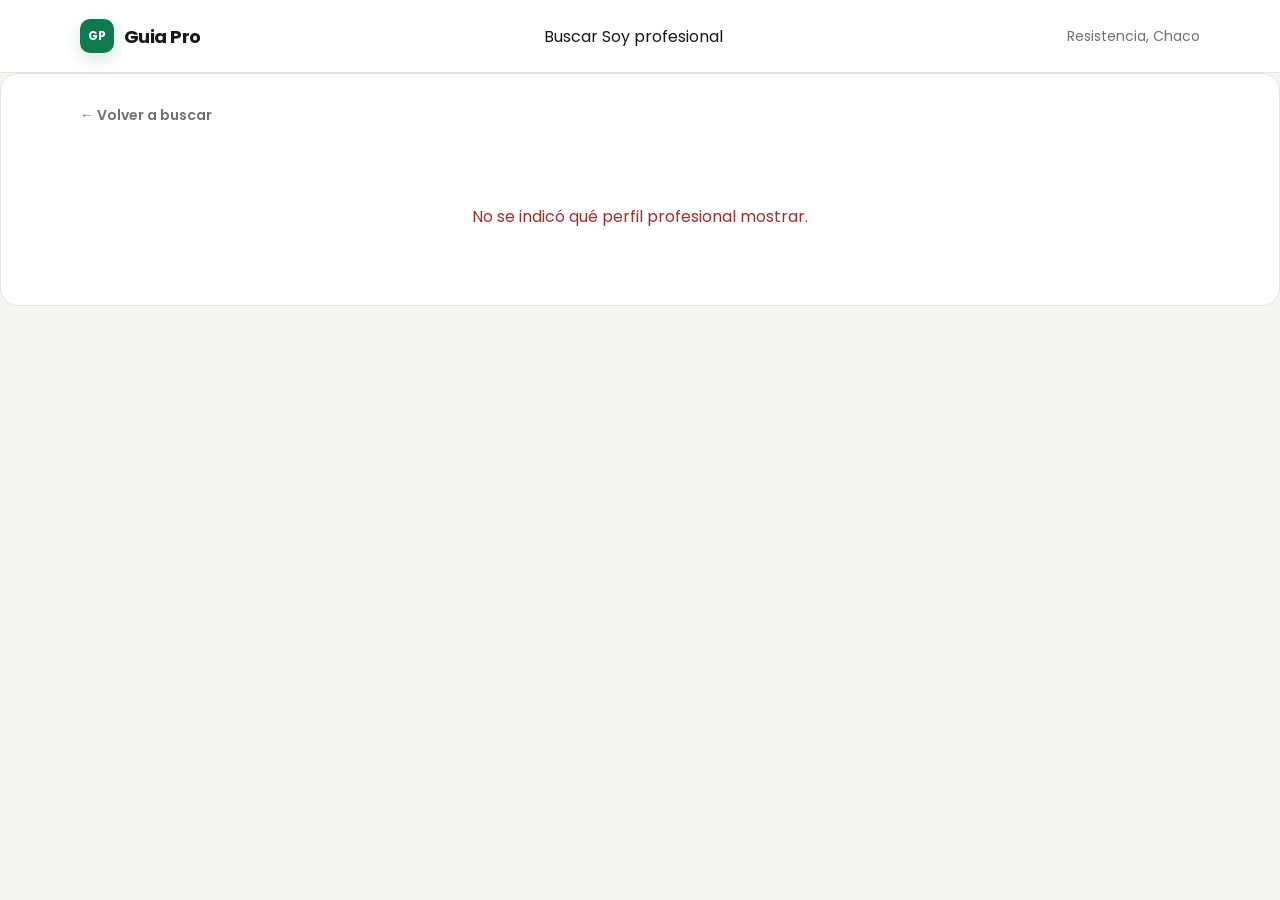
<file: frontend/profile.html>
<!DOCTYPE html>

<html lang="es">
<head>
    <meta charset="UTF-8">
    <meta name="viewport" content="width=device-width, initial-scale=1.0">

<title>Perfil profesional — Guia Pro</title>

<link rel="stylesheet" href="./styles.css">

</head>

<body>

<header class="site-header">
    <div class="container header-inner">

    <a href="./index.html" class="brand">
        <span class="brand-mark">GP</span>
        <span class="brand-name">Guia Pro</span>
    </a>

    <nav class="main-nav" aria-label="Navegación principal">

        <a
            href="./index.html"
            class="main-nav-link"
        >
            Buscar
        </a>

        <a
            href="./professional-login.html"
            class="main-nav-link"
        >
            Soy profesional
        </a>

    </nav>

    <span class="header-location">
        Resistencia, Chaco
    </span>

</div>

</header>

<main>

<section class="profile-section">

    <div class="container">

        <a href="./index.html" class="back-link">
            ← Volver a buscar
        </a>

        <div id="loading" class="state-message">
            Cargando perfil...
        </div>

        <div id="error" class="state-message error hidden"></div>


        <article id="profile" class="profile-page hidden">

            <div class="profile-hero">

                <div class="profile-avatar" id="profile-avatar">
                    --
                </div>

                <div class="profile-main">

                    <div class="profile-name-row">

                        <h1 id="profile-name">
                            Profesional
                        </h1>

                        <span
                            id="profile-verified"
                            class="verified-badge hidden"
                        >
                            ✓ Identidad verificada
                        </span>

                    </div>

                    <p
                        id="profile-profession"
                        class="profile-profession"
                    ></p>

                    <p
                        id="profile-location"
                        class="profile-location"
                    ></p>

                </div>

            </div>


            <div class="profile-grid">

                <section class="profile-card profile-about">

                    <span class="eyebrow">
                        SOBRE EL PROFESIONAL
                    </span>

                    <p id="profile-description"></p>

                    <div
                        id="profile-experience"
                        class="profile-experience"
                    ></div>

                </section>


                <section class="profile-card profile-reputation">

                    <span class="eyebrow">
                        REPUTACIÓN
                    </span>

                    <div class="reputation-main">

                        <strong id="profile-rating">
                            0.0
                        </strong>

                        <span class="rating-stars">
                            ★★★★★
                        </span>

                    </div>

                    <p id="profile-review-count"></p>

                    <div class="reputation-details">

                        <div>
                            <strong id="profile-jobs">
                                0
                            </strong>
                            <span>trabajos registrados</span>
                        </div>

                        <div>
                            <strong id="profile-rated-jobs">
                                0
                            </strong>
                            <span>trabajos calificados</span>
                        </div>

                    </div>

                </section>

            </div>


            <section class="profile-card profile-services">

                <span class="eyebrow">
                    SERVICIOS Y ZONAS
                </span>

                <div
                    id="profile-categories"
                    class="profile-tags"
                ></div>

                <div
                    id="profile-locations"
                    class="profile-tags"
                ></div>

            </section>


            <section
                id="reviews-section"
                class="profile-card profile-reviews"
            >

                <div class="reviews-header">

                    <div>
                        <span class="eyebrow">
                            EXPERIENCIAS DE CLIENTES
                        </span>

                        <h2>Opiniones</h2>
                    </div>

                </div>

                <div id="reviews-list"></div>

            </section>


            <section class="profile-contact">

                <div>

                    <span class="eyebrow">
                        CONTACTO
                    </span>

                    <h2>
                        ¿Necesitás este servicio?
                    </h2>

                    <p>
                        Contactá directamente al profesional.
                    </p>

                </div>

                <div
                    id="profile-contact-actions"
                    class="contact-actions"
                ></div>

            </section>

        </article>

    </div>

</section>

</main>

<script src="./profile.js"></script>

</body>
</html>
</file>
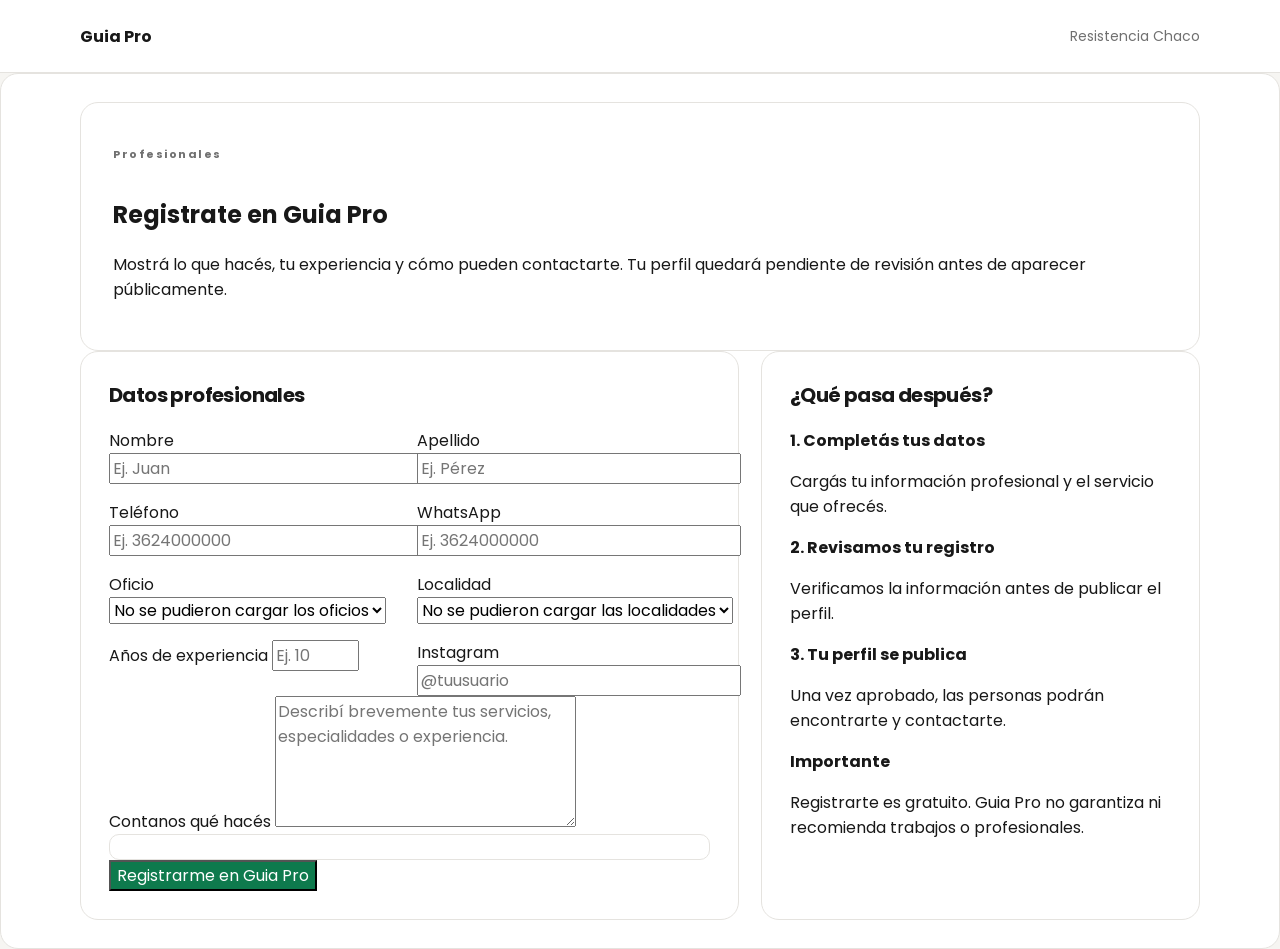
<file: frontend/register.html>
<!DOCTYPE html>
<html lang="es">
<head>
    <meta charset="UTF-8">
    <meta name="viewport" content="width=device-width, initial-scale=1.0">
    <title>Registrate como profesional — Guia Pro</title>
    <link rel="stylesheet" href="./styles.css">
</head>
<body>

<header class="site-header">
    <div class="container header-inner">
        <a href="./index.html" class="brand">Guia Pro</a>

        <div class="header-location">
            <span>Resistencia</span>
            <span>Chaco</span>
        </div>
    </div>
</header>

<main>
    <section class="profile-section">
        <div class="container">

            <div class="profile-hero">
                <div>
                    <p class="eyebrow">Profesionales</p>
                    <h1>Registrate en Guia Pro</h1>
                    <p class="hero-description">
                        Mostrá lo que hacés, tu experiencia y cómo pueden contactarte.
                        Tu perfil quedará pendiente de revisión antes de aparecer públicamente.
                    </p>
                </div>
            </div>

            <div class="profile-grid">

                <section class="profile-card">

                    <h2>Datos profesionales</h2>

                    <form id="registerForm">

                        <div class="form-grid">

                            <div class="form-group">
                                <label for="firstName">Nombre</label>
                                <input
                                    type="text"
                                    id="firstName"
                                    name="first_name"
                                    required
                                    minlength="2"
                                    maxlength="100"
                                    placeholder="Ej. Juan"
                                >
                            </div>

                            <div class="form-group">
                                <label for="lastName">Apellido</label>
                                <input
                                    type="text"
                                    id="lastName"
                                    name="last_name"
                                    required
                                    minlength="2"
                                    maxlength="100"
                                    placeholder="Ej. Pérez"
                                >
                            </div>

                            <div class="form-group">
                                <label for="phone">Teléfono</label>
                                <input
                                    type="tel"
                                    id="phone"
                                    name="phone"
                                    required
                                    minlength="6"
                                    maxlength="30"
                                    placeholder="Ej. 3624000000"
                                >
                            </div>

                            <div class="form-group">
                                <label for="whatsapp">WhatsApp</label>
                                <input
                                    type="tel"
                                    id="whatsapp"
                                    name="whatsapp"
                                    maxlength="30"
                                    placeholder="Ej. 3624000000"
                                >
                            </div>

                            <div class="form-group">
                                <label for="category">Oficio</label>
                                <select id="category" name="category_id" required>
                                    <option value="">Seleccioná tu oficio</option>
                                </select>
                            </div>

                            <div class="form-group">
                                <label for="location">Localidad</label>
                                <select id="location" name="location_id" required>
                                    <option value="">Seleccioná tu localidad</option>
                                </select>
                            </div>

                            <div class="form-group">
                                <label for="yearsExperience">Años de experiencia</label>
                                <input
                                    type="number"
                                    id="yearsExperience"
                                    name="years_experience"
                                    min="0"
                                    max="80"
                                    placeholder="Ej. 10"
                                >
                            </div>

                            <div class="form-group">
                                <label for="instagram">Instagram</label>
                                <input
                                    type="text"
                                    id="instagram"
                                    name="instagram"
                                    maxlength="150"
                                    placeholder="@tuusuario"
                                >
                            </div>

                        </div>

                        <div class="form-group">
                            <label for="description">Contanos qué hacés</label>
                            <textarea
                                id="description"
                                name="description"
                                maxlength="2000"
                                rows="5"
                                placeholder="Describí brevemente tus servicios, especialidades o experiencia."
                            ></textarea>
                        </div>

                        <div id="formMessage" class="form-message" hidden></div>

                        <button type="submit" class="primary-button" id="submitButton">
                            Registrarme en Guia Pro
                        </button>

                    </form>

                </section>

                <aside class="profile-card">

                    <h2>¿Qué pasa después?</h2>

                    <div class="profile-services">

                        <div class="profile-service">
                            <strong>1. Completás tus datos</strong>
                            <p>
                                Cargás tu información profesional y el servicio que ofrecés.
                            </p>
                        </div>

                        <div class="profile-service">
                            <strong>2. Revisamos tu registro</strong>
                            <p>
                                Verificamos la información antes de publicar el perfil.
                            </p>
                        </div>

                        <div class="profile-service">
                            <strong>3. Tu perfil se publica</strong>
                            <p>
                                Una vez aprobado, las personas podrán encontrarte y contactarte.
                            </p>
                        </div>

                    </div>

                    <div class="profile-contact">
                        <strong>Importante</strong>
                        <p>
                            Registrarte es gratuito. Guia Pro no garantiza ni recomienda
                            trabajos o profesionales.
                        </p>
                    </div>

                </aside>

            </div>

        </div>
    </section>
</main>

<script src="./register.js"></script>

</body>
</html>
</file>
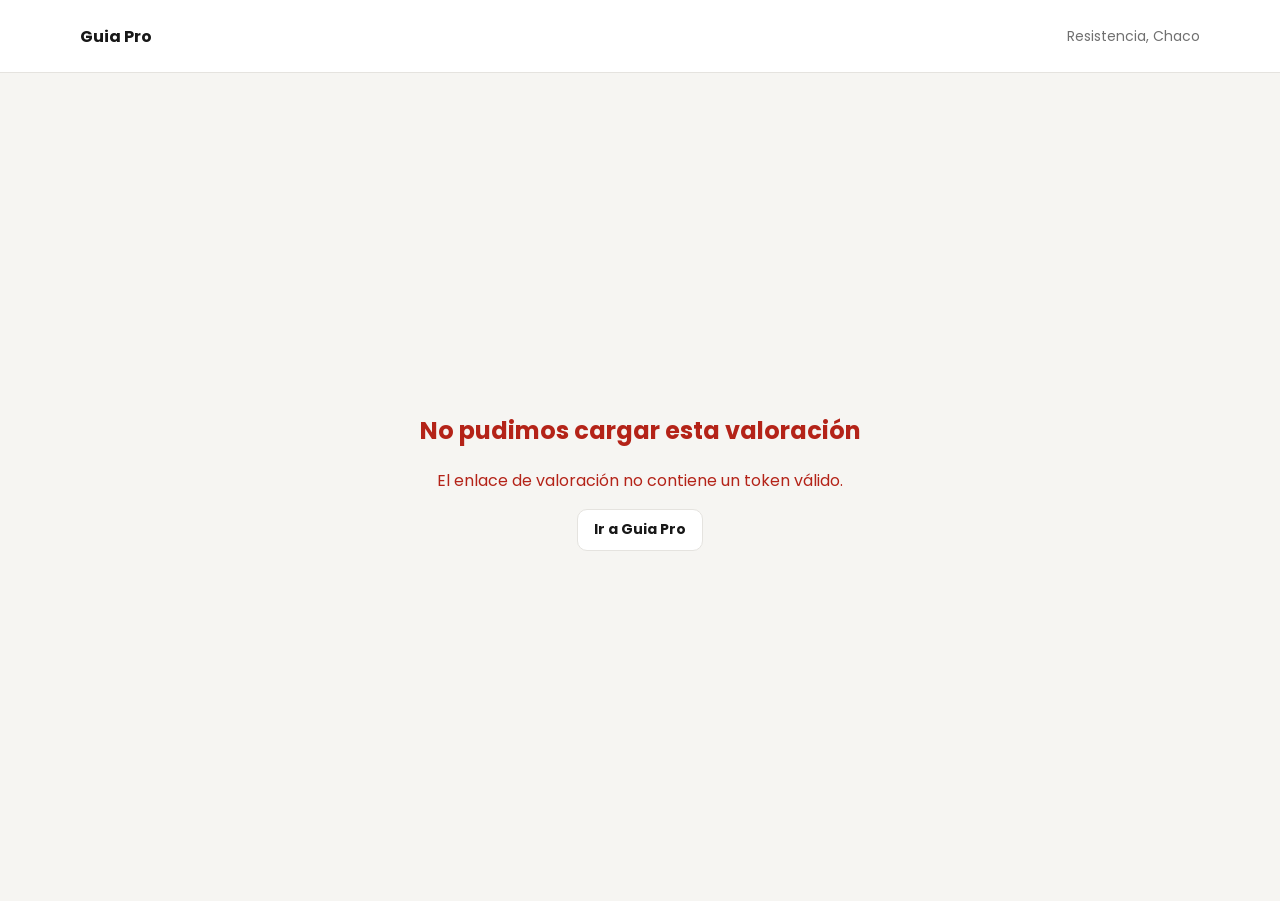
<file: frontend/review.html>
<!DOCTYPE html>
<html lang="es">
<head>
  <meta charset="UTF-8" />
  <meta name="viewport" content="width=device-width, initial-scale=1.0" />

  <title>Valorar trabajo · Guia Pro</title>

  <link rel="stylesheet" href="./styles.css" />
</head>

<body>

  <header class="site-header">
    <div class="container header-inner">
      <a href="./index.html" class="brand">
        Guia Pro
      </a>

      <div class="header-location">
        Resistencia, Chaco
      </div>
    </div>
  </header>

  <main class="container review-page">

    <section id="loading-state" class="state-card">
      <p>Cargando valoración...</p>
    </section>

    <section id="error-state" class="state-card error-state hidden">
      <h2>No pudimos cargar esta valoración</h2>

      <p id="error-message">
        El enlace puede ser inválido o haber sido utilizado anteriormente.
      </p>

      <a
        href="./index.html"
        class="button secondary-button"
      >
        Ir a Guia Pro
      </a>
    </section>

    <section
      id="review-content"
      class="review-card hidden"
    >

      <span class="eyebrow">
        Guia Pro
      </span>

      <h1>¿Cómo fue tu experiencia?</h1>

      <p class="review-intro">
        Tu opinión ayuda a construir la reputación de los profesionales
        de Guia Pro.
      </p>

      <div class="review-professional">

        <span class="review-label">
          Profesional
        </span>

        <h2 id="professional-name">
          —
        </h2>

        <p id="job-title">
          —
        </p>

      </div>

      <form id="review-form">

        <div class="review-rating-section">

          <span class="review-label">
            Tu valoración
          </span>

          <div
            id="rating-buttons"
            class="rating-buttons"
          >

            <button type="button" data-rating="1">★</button>
            <button type="button" data-rating="2">★</button>
            <button type="button" data-rating="3">★</button>
            <button type="button" data-rating="4">★</button>
            <button type="button" data-rating="5">★</button>

          </div>

          <p
            id="rating-label"
            class="rating-label"
          >
            Seleccioná una valoración
          </p>

        </div>

        <div class="form-field">

          <label for="comment">
            Comentario
          </label>

          <textarea
            id="comment"
            name="comment"
            rows="5"
            maxlength="2000"
            placeholder="Contale a otros usuarios cómo fue tu experiencia."
          ></textarea>

        </div>

        <button
          id="submit-review-button"
          type="submit"
          class="button primary-button"
          disabled
        >
          Publicar valoración
        </button>

        <div
          id="form-message"
          class="form-message hidden"
        ></div>

      </form>

    </section>

    <section
      id="success-state"
      class="state-card success-review-card hidden"
    >

      <div class="success-icon">
        ✓
      </div>

      <span class="eyebrow">
        Valoración enviada
      </span>

      <h1>¡Gracias por tu opinión!</h1>

      <p>
        Tu valoración fue registrada correctamente y ayudará
        a otros usuarios a conocer la experiencia de clientes reales.
      </p>

      <a
        href="./index.html"
        class="button primary-button"
      >
        Volver a Guia Pro
      </a>

    </section>

  </main>

  <script src="./review.js"></script>

</body>
</html>
</file>
<file: frontend/styles.css>
@import url("https://fonts.googleapis.com/css2?family=Poppins:wght@400;500;600;700;800&display=swap");

:root {



    --background: #f6f5f2;



    --surface: #ffffff;



    --text: #181818;



    --muted: #707070;



    --border: #e5e3df;



    --accent: #0e7a4d;

    --accent-hover: #0b6841;

    --accent-soft: #e9f6f0;

    --accent-border: #bfe3d1;



    --verified: #0e7a4d;



    --rating: #b77b19;

    --danger: #b42318;

    --danger-soft: #fff1f1;

    --success-soft: #e9f7ef;



    --radius: 18px;



    --container: 1120px;



}







* {



    box-sizing: border-box;



}







html {



    scroll-behavior: smooth;



}







body {



    margin: 0;



    background: var(--background);



    color: var(--text);



    font-family:

        Poppins,

        -apple-system,

        BlinkMacSystemFont,

        "Segoe UI",

        sans-serif;



}







button,

input,

textarea,

select {



    font: inherit;



}







a {



    color: inherit;



    text-decoration: none;



}







.container {



    width: min(

        calc(100% - 40px),

        var(--container)

    );



    margin-inline: auto;



}







/* =========================================================
   HEADER
   ========================================================= */



.site-header {



    background: var(--surface);



    border-bottom: 1px solid var(--border);



}







.header-inner {



    height: 72px;



    display: flex;



    align-items: center;



    justify-content: space-between;



}







.brand {



    display: inline-flex;



    align-items: center;



    gap: 10px;



    font-weight: 700;



}







.brand-mark {



    width: 34px;



    height: 34px;



    display: grid;



    place-items: center;



    border-radius: 10px;



    background: var(--accent);



    color: white;



    font-size: 12px;



    letter-spacing: -0.03em;



}







.brand-name {



    font-size: 18px;



    letter-spacing: -0.03em;



}







.header-location {



    color: var(--muted);



    font-size: 14px;



}







/* =========================================================
   SEARCH
   ========================================================= */



.search-section {



    padding: 72px 0 54px;



    background:

        radial-gradient(

            circle at 80% 10%,

            rgba(0, 0, 0, 0.04),

            transparent 35%

        );



}







.search-intro {



    max-width: 680px;



}







.eyebrow {



    display: inline-block;



    margin-bottom: 14px;



    color: var(--muted);



    font-size: 11px;



    font-weight: 700;



    letter-spacing: 0.14em;



}







.search-intro h1 {



    margin: 0;



    font-size: clamp(42px, 6vw, 68px);



    line-height: 0.98;



    letter-spacing: -0.055em;



}







.search-intro h1 span {



    display: block;



}







.search-intro p {



    margin: 24px 0 0;



    color: var(--muted);



    font-size: 18px;



    line-height: 1.5;



}







/* =========================================================
   SEARCH FORM
   ========================================================= */



.search-form {



    margin-top: 42px;



    display: grid;



    grid-template-columns:

        minmax(0, 1.4fr)

        minmax(200px, 0.8fr)

        auto;



    gap: 12px;



    padding: 12px;



    background: var(--surface);



    border: 1px solid var(--border);



    border-radius: 20px;



    box-shadow:

        0 18px 50px rgba(0, 0, 0, 0.06);



}







.field {



    display: flex;



    flex-direction: column;



    padding: 8px 14px;



}







.field label {



    margin-bottom: 6px;



    color: var(--muted);



    font-size: 11px;



    font-weight: 700;



    text-transform: uppercase;



    letter-spacing: 0.08em;



}







.field input,

.field select {



    width: 100%;



    min-height: 38px;



    padding: 7px 0;



    border: 0;



    outline: none;



    background: transparent;



    color: var(--text);



    font: inherit;



    font-size: 16px;



    cursor: pointer;



}







.field input::placeholder {



    color: #a3a3a3;



}







.field select {



    appearance: none;



    -webkit-appearance: none;



    padding-right: 28px;



    background-image:

        linear-gradient(

            45deg,

            transparent 50%,

            var(--muted) 50%

        ),

        linear-gradient(

            135deg,

            var(--muted) 50%,

            transparent 50%

        );



    background-position:

        calc(100% - 10px) 50%,

        calc(100% - 5px) 50%;



    background-size:

        5px 5px,

        5px 5px;



    background-repeat: no-repeat;



}







.field select:focus {



    outline: none;



}







.field select option {



    background: var(--surface);



    color: var(--text);



}







.search-button {



    align-self: stretch;



    border: 0;



    border-radius: 13px;



    padding: 0 26px;



    background: var(--accent);



    color: white;



    cursor: pointer;



    font-weight: 700;



    transition:

        transform 160ms ease,

        opacity 160ms ease;



}







.search-button:hover {



    transform: translateY(-1px);



    opacity: 0.92;



}







/* =========================================================
   RESULTS
   ========================================================= */



.results-section {



    padding: 42px 0 90px;



}







.results-header {



    display: flex;



    align-items: end;



    justify-content: space-between;



    margin-bottom: 24px;



}







.results-header h2 {



    margin: 0;



    font-size: 28px;



    letter-spacing: -0.04em;



}







.results-count {



    color: var(--muted);



    font-size: 14px;



}







.results-grid {



    display: grid;



    grid-template-columns:

        repeat(3, minmax(0, 1fr));



    gap: 18px;



}







/* =========================================================
   PROFESSIONAL CARD
   ========================================================= */



.professional-card {



    display: flex;



    flex-direction: column;



    min-height: 310px;



    padding: 24px;



    background: var(--surface);



    border: 1px solid var(--border);



    border-radius: var(--radius);



    transition:

        transform 180ms ease,

        box-shadow 180ms ease;



}







.professional-card:hover {



    transform: translateY(-3px);



    box-shadow:

        0 18px 40px rgba(0, 0, 0, 0.07);



}







.card-top {



    display: flex;



    align-items: flex-start;



    justify-content: space-between;



    gap: 12px;



}







.avatar {



    width: 48px;



    height: 48px;



    display: grid;



    place-items: center;



    flex-shrink: 0;



    border-radius: 50%;



    background: #eceae5;



    font-size: 15px;



    font-weight: 700;



}







.verified {



    display: inline-flex;



    align-items: center;



    gap: 5px;



    color: var(--verified);



    font-size: 12px;



    font-weight: 700;



}







.professional-card h3 {



    margin: 20px 0 4px;



    font-size: 21px;



    letter-spacing: -0.035em;



}







.profession {



    margin: 0;



    color: var(--muted);



    font-size: 14px;



}







.location {



    margin: 10px 0 0;



    color: var(--muted);



    font-size: 13px;



}







.description {



    margin: 20px 0 0;



    color: #4e4e4e;



    font-size: 14px;



    line-height: 1.55;



}







.card-footer {



    margin-top: auto;



    padding-top: 22px;



    display: flex;



    align-items: center;



    justify-content: space-between;



    gap: 12px;



    border-top: 1px solid var(--border);



}







.rating {



    display: flex;



    align-items: center;



    gap: 7px;



    font-size: 14px;



    font-weight: 700;



}







.rating-star {



    color: var(--rating);



}







.rating-meta {



    color: var(--muted);



    font-weight: 400;



}







.experience {



    color: var(--muted);



    font-size: 13px;



}







/* =========================================================
   STATES
   ========================================================= */



.state-message {



    padding: 48px 20px;



    text-align: center;



    color: var(--muted);



}







.state-message h3 {



    margin: 0 0 8px;



    color: var(--text);



    font-size: 20px;



}







.state-message p {



    margin: 0;



}







.error {



    color: #9b3030;



}







.hidden {



    display: none !important;



}







/* =========================================================
   SEARCH RESPONSIVE
   ========================================================= */



@media (max-width: 900px) {



    .search-form {



        grid-template-columns: 1fr 1fr;



    }



    .search-button {



        min-height: 52px;



    }



    .results-grid {



        grid-template-columns:

            repeat(2, minmax(0, 1fr));



    }



}







@media (max-width: 620px) {



    .container {



        width: min(

            calc(100% - 28px),

            var(--container)

        );



    }







    .header-location {



        display: none;



    }







    .search-section {



        padding: 52px 0 40px;



    }







    .search-intro h1 {



        font-size: 44px;



    }







    .search-form {



        grid-template-columns: 1fr;



        padding: 10px;



    }







    .search-button {



        min-height: 52px;



    }







    .results-section {



        padding-top: 32px;



    }







    .results-header {



        align-items: flex-start;



        flex-direction: column;



        gap: 8px;



    }







    .results-grid {



        grid-template-columns: 1fr;



    }







    .professional-card {



        min-height: 290px;



    }



}







.profile-link {



    color: var(--text);



    font-size: 13px;



    font-weight: 700;



    white-space: nowrap;



}







.profile-link:hover {



    text-decoration: underline;



}







/* =========================================================
   PERFIL PROFESIONAL
   ========================================================= */



.profile-section {



    padding: 42px 0 80px;



}







.back-link {



    display: inline-flex;



    align-items: center;



    margin-bottom: 30px;



    color: var(--muted);



    font-size: 14px;



    font-weight: 600;



    text-decoration: none;



}







.back-link:hover {



    color: var(--text);



}







.profile-page {



    display: flex;



    flex-direction: column;



    gap: 22px;



}







.profile-hero {



    display: flex;



    align-items: center;



    gap: 24px;



    padding: 32px;



    background: var(--surface);



    border: 1px solid var(--border);



    border-radius: var(--radius);



}







.profile-avatar {



    width: 92px;



    height: 92px;



    flex: 0 0 92px;



    display: flex;



    align-items: center;



    justify-content: center;



    border-radius: 50%;



    background: var(--text);



    color: #fff;



    font-size: 28px;



    font-weight: 800;



    letter-spacing: -0.03em;



}







.profile-main {



    min-width: 0;



}







.profile-name-row {



    display: flex;



    align-items: center;



    flex-wrap: wrap;



    gap: 10px;



}







.profile-name-row h1 {



    margin: 0;



    font-size: clamp(28px, 4vw, 42px);



    line-height: 1.05;



    letter-spacing: -0.04em;



}







.profile-profession {



    margin: 10px 0 4px;



    font-size: 17px;



    font-weight: 700;



}







.profile-location {



    margin: 0;



    color: var(--muted);



    font-size: 14px;



}







.profile-grid {



    display: grid;



    grid-template-columns:

        minmax(0, 1.5fr)

        minmax(280px, 1fr);



    gap: 22px;



}







.profile-card {



    background: var(--surface);



    border: 1px solid var(--border);



    border-radius: var(--radius);



    padding: 28px;



}







.profile-about p {



    margin: 16px 0 0;



    color: var(--muted);



    font-size: 16px;



    line-height: 1.7;



}







.profile-experience {



    margin-top: 22px;



    font-size: 14px;



    font-weight: 700;



}







.profile-reputation {



    display: flex;



    flex-direction: column;



}







.reputation-main {



    display: flex;



    align-items: center;



    gap: 14px;



    margin-top: 18px;


}



.reputation-main {

    display: flex;

    align-items: center;

    gap: 14px;

    margin-top: 18px;



}



.reputation-score {

    font-size: 2.2rem;

    font-weight: 800;

    line-height: 1;



}



.reputation-stars {

    display: flex;

    align-items: center;

    gap: 3px;

    color: var(--rating);

    font-size: 1.1rem;



}



.reputation-count {

    margin-top: 4px;

    color: var(--muted);

    font-size: 0.9rem;



}



.profile-sections {

    display: grid;

    grid-template-columns: minmax(0, 1.6fr) minmax(280px, 0.8fr);

    gap: 24px;

    margin-top: 24px;



}



.profile-section {

    padding: 28px;

    background: var(--surface);

    border: 1px solid var(--border);

    border-radius: var(--radius);



}



.profile-section h2 {

    margin: 0 0 18px;

    font-size: 20px;

    letter-spacing: -0.03em;



}



.profile-description {

    margin: 0;

    color: var(--muted);

    font-size: 15px;

    line-height: 1.7;

    white-space: pre-line;



}



.profile-tags {

    display: flex;

    flex-wrap: wrap;

    gap: 8px;



}



.profile-tag {

    display: inline-flex;

    align-items: center;

    min-height: 34px;

    padding: 7px 12px;

    border: 1px solid var(--border);

    border-radius: 999px;

    color: var(--muted);

    font-size: 13px;

    font-weight: 600;



}



.profile-tag-location {

    background: #f7f7f5;

}



.profile-contact-list {

    display: grid;

    gap: 12px;



}



.profile-contact-item {

    display: flex;

    align-items: flex-start;

    gap: 12px;

    padding: 13px 0;

    border-bottom: 1px solid var(--border);



}



.profile-contact-item:last-child {

    border-bottom: 0;

    padding-bottom: 0;



}



.profile-contact-icon {

    width: 34px;

    height: 34px;

    flex: 0 0 34px;

    display: grid;

    place-items: center;

    border-radius: 10px;

    background: #f5f4f1;

    color: var(--text);

    font-size: 13px;



}



.profile-contact-content {

    min-width: 0;



}



.profile-contact-label {

    display: block;

    margin-bottom: 3px;

    color: var(--muted);

    font-size: 11px;

    font-weight: 700;

    letter-spacing: 0.08em;

    text-transform: uppercase;



}



.profile-contact-value {

    display: block;

    font-size: 14px;

    font-weight: 600;

    overflow-wrap: anywhere;



}



.profile-contact-value a:hover {

    color: var(--accent);



}



.profile-review-list {

    display: grid;

    gap: 16px;



}



.profile-review {

    padding: 20px 0;

    border-bottom: 1px solid var(--border);



}



.profile-review:first-child {

    padding-top: 0;



}



.profile-review:last-child {

    padding-bottom: 0;

    border-bottom: 0;



}



.profile-review-header {

    display: flex;

    align-items: flex-start;

    justify-content: space-between;

    gap: 18px;



}



.profile-review-author {

    font-weight: 700;



}



.profile-review-date {

    color: var(--muted);

    font-size: 12px;



}



.profile-review-stars {

    margin-top: 5px;

    letter-spacing: 2px;



}



.profile-review-comment {

    margin: 12px 0 0;

    color: var(--muted);

    font-size: 14px;

    line-height: 1.65;



}



.profile-empty {

    padding: 26px;

    border: 1px dashed var(--border);

    border-radius: 14px;

    color: var(--muted);

    font-size: 14px;

    text-align: center;



}



/* =========================================================

   PUBLIC PROFILE — RESPONSIVE

   ========================================================= */



@media (max-width: 820px) {

    .profile-sections {

        grid-template-columns: 1fr;



    }



    .profile-hero {

        align-items: flex-start;



    }

}



@media (max-width: 620px) {

    .profile-hero {

        flex-direction: column;

        padding: 24px;



    }



    .profile-avatar {

        width: 76px;

        height: 76px;

        flex-basis: 76px;



    }



    .profile-header-actions {

        width: 100%;



    }



    .profile-header-actions .button {

        width: 100%;



    }



    .profile-section {

        padding: 22px;



    }



    .profile-review-header {

        flex-direction: column;

        gap: 6px;



    }

}



/* =========================================================

   PROFESSIONAL AREA

   ========================================================= */



.professional-page {

    padding: 48px 0 90px;



}



.professional-header {

    display: flex;

    align-items: flex-start;

    justify-content: space-between;

    gap: 30px;

    margin-bottom: 30px;



}



.professional-heading {

    max-width: 760px;



}



.professional-heading h1 {

    margin: 0;

    font-size: clamp(32px, 5vw, 52px);

    line-height: 1;

    letter-spacing: -0.05em;



}



.professional-heading p {

    margin: 14px 0 0;

    color: var(--muted);

    font-size: 15px;

    line-height: 1.6;



}



.professional-header-actions {

    display: flex;

    flex-wrap: wrap;

    justify-content: flex-end;

    gap: 10px;



}



.professional-meta {

    display: flex;

    flex-wrap: wrap;

    align-items: center;

    gap: 10px;

    margin-top: 16px;



}



.professional-meta-item {

    color: var(--muted);

    font-size: 14px;



}



.professional-meta-separator {

    color: #b7b5b0;



}



.professional-card {

    padding: 28px;

    background: var(--surface);

    border: 1px solid var(--border);

    border-radius: var(--radius);

    box-shadow: 0 18px 50px rgba(0, 0, 0, 0.05);



}



.professional-section {

    margin-top: 24px;

    padding: 28px;

    background: var(--surface);

    border: 1px solid var(--border);

    border-radius: var(--radius);



}



.professional-section:first-child {

    margin-top: 0;



}



.section-heading {

    display: flex;

    align-items: flex-start;

    justify-content: space-between;

    gap: 20px;

    margin-bottom: 22px;



}



.section-heading h2 {

    margin: 0;

    font-size: 21px;

    letter-spacing: -0.03em;



}



.section-heading p {

    margin: 7px 0 0;

    color: var(--muted);

    font-size: 13px;



}



.jobs-list {

    display: grid;

    gap: 14px;



}



.job-card {

    padding: 20px;

    border: 1px solid var(--border);

    border-radius: 15px;

    background: #fff;



}



.job-card-header {

    display: flex;

    align-items: flex-start;

    justify-content: space-between;

    gap: 18px;



}



.job-card-title {

    margin: 0;

    font-size: 16px;

    font-weight: 700;



}



.job-card-date {

    color: var(--muted);

    font-size: 12px;

    white-space: nowrap;



}



.job-card-description {

    margin: 10px 0 0;

    color: var(--muted);

    font-size: 14px;

    line-height: 1.6;

    white-space: pre-line;



}



.job-card-footer {

    display: flex;

    align-items: center;

    justify-content: space-between;

    gap: 14px;

    margin-top: 16px;

    padding-top: 15px;

    border-top: 1px solid var(--border);



}



.job-status {

    display: inline-flex;

    align-items: center;

    min-height: 28px;

    padding: 5px 10px;

    border-radius: 999px;

    background: var(--accent-soft);

    color: var(--accent);

    font-size: 11px;

    font-weight: 700;



}



.job-review-status {

    color: var(--muted);

    font-size: 12px;



}



.job-review-status.completed {

    color: var(--verified);

}



.job-actions {

    display: flex;

    flex-wrap: wrap;

    gap: 8px;

}



.job-review-link {

    margin-top: 16px;

    padding: 14px;

    border: 1px solid var(--accent-border);

    border-radius: 12px;

    background: var(--accent-soft);



}



.review-link-box {

    display: grid;

    gap: 8px;



}



.review-link-label {

    color: var(--muted);

    font-size: 11px;

    font-weight: 700;

    letter-spacing: 0.08em;

    text-transform: uppercase;



}



.review-link-value {

    display: block;

    width: 100%;

    padding: 10px 12px;

    border: 1px solid var(--border);

    border-radius: 9px;

    background: #fff;

    color: var(--text);

    font-size: 13px;

    overflow-wrap: anywhere;



}



.review-link-actions {

    display: flex;

    flex-wrap: wrap;

    gap: 8px;

    margin-top: 4px;



}



.review-qr-section {

    display: grid;

    justify-items: center;

    gap: 10px;

    margin-top: 16px;

    padding-top: 16px;

    border-top: 1px solid var(--accent-border);



}



.review-qr-label {

    color: var(--muted);

    font-size: 12px;

    text-align: center;



}



.review-qr {

    width: 220px;

    height: 220px;

    padding: 8px;

    background: #ffffff;

    border: 1px solid var(--border);

    border-radius: 12px;

    object-fit: contain;



}



.review-qr-error {

    color: var(--danger);

    font-size: 12px;



}



.new-job-panel {

    margin-top: 22px;

    padding: 24px;

    border: 1px solid var(--border);

    border-radius: 16px;

    background: #fbfaf8;



}



.new-job-form {

    display: grid;

    gap: 18px;



}



.form-grid {

    display: grid;

    grid-template-columns: repeat(2, minmax(0, 1fr));

    gap: 16px;



}



.form-grid-full {

    grid-column: 1 / -1;



}



.form-field {

    display: grid;

    gap: 7px;



}



.form-field label {

    color: var(--text);

    font-size: 12px;

    font-weight: 700;



}



.form-field input,

.form-field textarea,

.form-field select {

    width: 100%;

    min-height: 46px;

    padding: 10px 13px;

    border: 1px solid #d8d5cf;

    border-radius: 10px;

    background: #ffffff;

    color: var(--text);

    font: inherit;

    font-size: 14px;

    outline: none;

    transition:

        border-color 160ms ease,

        box-shadow 160ms ease;



}



.form-field textarea {

    min-height: 120px;

    resize: vertical;



}



.form-field input:focus,

.form-field textarea:focus,

.form-field select:focus {

    border-color: var(--accent);

    box-shadow: 0 0 0 3px rgba(14, 122, 77, 0.10);



}



.form-help {

    color: var(--muted);

    font-size: 12px;

    line-height: 1.5;



}



.form-actions {

    display: flex;

    flex-wrap: wrap;

    align-items: center;

    justify-content: flex-end;

    gap: 10px;

    padding-top: 4px;



}



.form-message {

    display: none;

    padding: 12px 14px;

    border: 1px solid var(--border);

    border-radius: 10px;

    font-size: 13px;

    line-height: 1.5;



}



.form-message:not(.hidden) {

    display: block;



}



.loading-state,

.error-state {

    padding: 60px 20px;

    color: var(--muted);

    text-align: center;



}



.error-state {

    color: var(--danger);



}



/* =========================================================

   PROFESSIONAL PROFILE EDIT

   ========================================================= */



.profile-edit-form {

    display: grid;

    gap: 20px;



}



.profile-edit-grid {

    display: grid;

    grid-template-columns: repeat(2, minmax(0, 1fr));

    gap: 16px;



}



.profile-edit-grid-3 {

    grid-template-columns: repeat(3, minmax(0, 1fr));

}



.profile-edit-full {

    grid-column: 1 / -1;



}



.profile-edit-actions {

    display: flex;

    justify-content: flex-end;

    flex-wrap: wrap;

    gap: 10px;

    padding-top: 4px;



}



.profile-edit-select {

    min-height: 150px !important;

    padding: 10px 13px !important;

    appearance: auto !important;

    -webkit-appearance: auto !important;

    background-image: none !important;



}



.profile-edit-select option {

    padding: 7px 8px;



}



.hidden {

    display: none !important;



}



/* =========================================================

   BUTTONS

   ========================================================= */



.button {

    display: inline-flex;

    align-items: center;

    justify-content: center;

    min-height: 44px;

    padding: 10px 17px;

    border: 1px solid transparent;

    border-radius: 10px;

    font: inherit;

    font-size: 13px;

    font-weight: 700;

    line-height: 1;

    cursor: pointer;

    transition:

        transform 160ms ease,

        background 160ms ease,

        border-color 160ms ease,

        color 160ms ease;



}



.button:hover {

    transform: translateY(-1px);



}



.primary-button {

    background: var(--accent);

    color: #ffffff;



}



.primary-button:hover {

    background: var(--accent-hover);

}



.secondary-button {

    border-color: var(--border);

    background: var(--surface);

    color: var(--text);



}



.secondary-button:hover {

    border-color: var(--accent-border);

    color: var(--accent);



}



.danger-button {

    border-color: #f0c9c5;

    background: #fff7f6;

    color: var(--danger);



}



.danger-button:hover {

    border-color: #e8a9a2;

    background: #fff0ee;



}



/* =========================================================

   AUTH PAGES

   ========================================================= */



.auth-page {

    min-height: calc(100vh - 72px);

    display: grid;

    place-items: center;

    padding: 50px 20px 80px;



}



.auth-card {

    width: min(100%, 520px);

    padding: 34px;

    background: var(--surface);

    border: 1px solid var(--border);

    border-radius: 22px;

    box-shadow: 0 18px 50px rgba(0, 0, 0, 0.07);



}



.auth-card h1 {

    margin: 0;

    font-size: 30px;

    letter-spacing: -0.04em;



}



.auth-card > p {

    margin: 10px 0 0;

    color: var(--muted);

    font-size: 14px;

    line-height: 1.6;



}



.auth-form {

    display: grid;

    gap: 17px;

    margin-top: 26px;



}



.auth-form .form-actions {

    justify-content: stretch;

}



.auth-form .form-actions .button {

    width: 100%;



}



.auth-back {

    display: inline-flex;

    margin-top: 22px;

    color: var(--muted);

    font-size: 13px;

    font-weight: 600;



}



.auth-back:hover {

    color: var(--accent);



}



/* =========================================================

   PUBLIC REVIEW

   ========================================================= */



.review-page {

    min-height: calc(100vh - 72px);

    display: grid;

    place-items: center;

    padding: 50px 20px 80px;



}



.review-card {

    width: min(100%, 620px);

    padding: 34px;

    background: var(--surface);

    border: 1px solid var(--border);

    border-radius: 22px;

    box-shadow: 0 18px 50px rgba(0, 0, 0, 0.07);



}



.review-card h1 {

    margin: 0;

    font-size: clamp(28px, 5vw, 42px);

    line-height: 1.05;

    letter-spacing: -0.045em;



}



.review-card > p {

    margin: 12px 0 0;

    color: var(--muted);

    font-size: 14px;

    line-height: 1.65;



}



.rating-selector {

    display: flex;

    flex-direction: row-reverse;

    justify-content: flex-end;

    gap: 7px;

    margin-top: 26px;



}



.rating-selector input {

    position: absolute;

    opacity: 0;

    pointer-events: none;



}



.rating-selector label {

    cursor: pointer;

    color: #d2d0cb;

    font-size: 38px;

    line-height: 1;

    transition: color 120ms ease, transform 120ms ease;



}



.rating-selector label:hover,

.rating-selector label:hover ~ label,

.rating-selector input:checked ~ label {

    color: var(--rating);



}



.rating-selector label:hover {

    transform: scale(1.05);



}



.review-comment {

    margin-top: 22px;



}



.review-comment textarea {

    min-height: 150px;



}



.review-success {

    text-align: center;



}



.review-success-icon {

    width: 58px;

    height: 58px;

    display: grid;

    place-items: center;

    margin: 0 auto 18px;

    border-radius: 50%;

    background: var(--accent-soft);

    color: var(--verified);

    font-size: 24px;



}



.review-success h2 {

    margin: 0;

    font-size: 28px;

    letter-spacing: -0.04em;



}



.review-success p {

    margin: 10px auto 0;

    max-width: 480px;

    color: var(--muted);

    font-size: 14px;

    line-height: 1.65;



}



/* =========================================================

   ACTIVATION

   ========================================================= */



.activation-card {

    width: min(100%, 620px);

    margin: 50px auto 80px;

    padding: 34px;

    background: var(--surface);

    border: 1px solid var(--border);

    border-radius: 22px;

    box-shadow: 0 18px 50px rgba(0, 0, 0, 0.07);



}



.activation-card h1 {

    margin: 0;

    font-size: 32px;

    letter-spacing: -0.045em;



}



.activation-card > p {

    margin: 10px 0 0;

    color: var(--muted);

    font-size: 14px;

    line-height: 1.6;



}



.activation-form {

    display: grid;

    gap: 18px;

    margin-top: 26px;



}



.password-help {

    color: var(--muted);

    font-size: 12px;

    line-height: 1.5;



}



/* =========================================================

   ADMIN AREA

   ========================================================= */



.admin-page {

    padding: 48px 0 90px;



}



.admin-header {

    display: flex;

    align-items: flex-start;

    justify-content: space-between;

    gap: 24px;

    margin-bottom: 30px;



}



.admin-header h1 {

    margin: 0;

    font-size: clamp(32px, 5vw, 50px);

    line-height: 1;

    letter-spacing: -0.05em;



}



.admin-header p {

    margin: 12px 0 0;

    color: var(--muted);

    font-size: 14px;



}



.admin-header-actions {

    display: flex;

    flex-wrap: wrap;

    justify-content: flex-end;

    gap: 10px;



}



.admin-card {

    padding: 28px;

    background: var(--surface);

    border: 1px solid var(--border);

    border-radius: var(--radius);



}



.admin-list {

    display: grid;

    gap: 14px;



}



.admin-card-row {

    display: grid;

    grid-template-columns: minmax(0, 1fr) auto;

    gap: 20px;

    align-items: center;

    padding: 20px;

    border: 1px solid var(--border);

    border-radius: 15px;

    background: #ffffff;



}



.admin-card-main {

    min-width: 0;



}



.admin-card-title {

    display: flex;

    flex-wrap: wrap;

    align-items: center;

    gap: 9px;

    margin: 0;



}



.admin-card-title strong {

    font-size: 16px;



}



.admin-card-meta {

    display: flex;

    flex-wrap: wrap;

    gap: 8px 14px;

    margin-top: 8px;

    color: var(--muted);

    font-size: 12px;



}



.admin-card-description {

    margin-top: 12px;

    color: var(--muted);

    font-size: 13px;

    line-height: 1.55;



}



.admin-actions {

    display: flex;

    flex-wrap: wrap;

    justify-content: flex-end;

    gap: 8px;



}



.admin-status {

    display: inline-flex;

    align-items: center;

    min-height: 27px;

    padding: 4px 9px;

    border-radius: 999px;

    background: #f2f2f0;

    color: var(--muted);

    font-size: 11px;

    font-weight: 700;



}



.admin-status.inactive {

    background: #f3f1ef;

    color: #77736d;



}



.admin-status.verified {

    background: var(--accent-soft);

    color: var(--verified);



}



.admin-pending {

    margin-bottom: 24px;



}



.admin-pending h2 {

    margin: 0 0 14px;

    font-size: 19px;

    letter-spacing: -0.03em;



}



.admin-empty {

    padding: 28px;

    border: 1px dashed var(--border);

    border-radius: 14px;

    color: var(--muted);

    font-size: 13px;

    text-align: center;



}



.admin-method {

    display: inline-flex;

    align-items: center;

    min-height: 24px;

    padding: 3px 8px;

    border-radius: 999px;

    background: #f6f5f2;

    color: var(--muted);

    font-size: 10px;

    font-weight: 700;



}



.admin-verification-actions {

    display: flex;

    flex-wrap: wrap;

    gap: 8px;

    margin-top: 14px;



}



.admin-description {

    padding: 20px 0;

    border-top: 1px solid var(--border);

    border-bottom: 1px solid var(--border);



}



.admin-method {

    margin-top: 10px;



}



.admin-actions {

    display: flex;

    flex-wrap: wrap;

    justify-content: flex-end;

    gap: 8px;

    padding-top: 6px;



}



.admin-actions .button {

    min-height: 40px;



}



/* =========================================================

   ADMIN LOGIN

   ========================================================= */



.admin-login-page {

    min-height: calc(100vh - 72px);

    display: grid;

    place-items: center;

    padding: 50px 20px 80px;



}



.admin-login-card {

    width: min(100%, 520px);

    padding: 32px;

    background: var(--surface);

    border: 1px solid var(--border);

    border-radius: 22px;

    box-shadow: 0 18px 50px rgba(0, 0, 0, 0.07);



}



.admin-login-card h1 {

    margin: 0;

    font-size: 30px;

    letter-spacing: -0.04em;



}



.admin-login-card p {

    margin: 10px 0 0;

    color: var(--muted);

    font-size: 14px;

    line-height: 1.6;



}



.admin-login-form {

    display: grid;

    gap: 17px;

    margin-top: 24px;



}



.admin-login-form .form-field input {

    width: 100%;

    height: 50px;

    padding: 0 14px;

    border: 1px solid #d8d5cf;

    border-radius: 11px;

    background: #fff;

    color: var(--text);

    font: inherit;

    font-size: 14px;

    outline: none;



}



.admin-login-form .form-field input:focus {

    border-color: #181818;

    box-shadow: 0 0 0 3px rgba(24, 24, 24, 0.07);



}



.admin-login-form .button {

    width: 100%;



}



/* =========================================================

   ADMIN EDITOR

   ========================================================= */



.admin-edit-panel {

    width: 100%;

    margin-top: 36px;

    padding: 0;

    overflow: hidden;

    background: var(--surface);

    border: 1px solid var(--border);

    border-radius: 22px;

    box-shadow: 0 18px 50px rgba(0, 0, 0, 0.07);



}



.admin-edit-header {

    display: flex;

    align-items: flex-start;

    justify-content: space-between;

    gap: 30px;

    padding: 30px 32px;

    background: #fbfaf8;

    border-bottom: 1px solid var(--border);



}



.admin-edit-title-block {

    min-width: 0;



}



.admin-edit-title {

    margin: 0;

    font-size: 24px;

    letter-spacing: -0.04em;



}



.admin-edit-subtitle {

    margin: 8px 0 0;

    color: var(--muted);

    font-size: 13px;

    line-height: 1.6;



}



.admin-edit-close {

    width: 40px;

    height: 40px;

    flex: 0 0 40px;

    display: grid;

    place-items: center;

    border: 1px solid var(--border);

    border-radius: 10px;

    background: var(--surface);

    color: var(--muted);

    cursor: pointer;

    font-size: 18px;



}



.admin-edit-close:hover {

    border-color: var(--accent-border);

    color: var(--accent);



}



.admin-edit-section {

    padding: 32px;

    border-bottom: 1px solid var(--border);



}



.admin-edit-section:last-of-type {

    border-bottom: 0;



}



.admin-edit-section-heading {

    display: flex;

    align-items: center;

    gap: 12px;

    margin-bottom: 20px;



}



.admin-edit-section-number {

    width: 30px;

    height: 30px;

    display: grid;

    place-items: center;

    flex: 0 0 30px;

    border-radius: 9px;

    background: var(--accent);

    color: #ffffff;

    font-size: 12px;

    font-weight: 800;



}



.admin-edit-section-heading h3 {

    margin: 0;

    font-size: 16px;

    letter-spacing: -0.02em;



}



.admin-edit-grid {

    display: grid;

    grid-template-columns: repeat(2, minmax(0, 1fr));

    gap: 18px;



}



.admin-edit-grid-3 {

    grid-template-columns: repeat(3, minmax(0, 1fr));



}



.admin-edit-full {

    grid-column: 1 / -1;



}



.admin-edit-panel input,

.admin-edit-panel textarea,

.admin-edit-panel select {

    width: 100%;

    border: 1px solid #d8d5cf;

    border-radius: 11px;

    background: #ffffff;

    color: var(--text);

    font: inherit;

    font-size: 14px;

    outline: none;



}



.admin-edit-panel input {

    min-height: 48px;

    padding: 0 13px;



}



.admin-edit-panel textarea {

    min-height: 130px;

    padding: 11px 13px;

    resize: vertical;



}



.admin-edit-panel select {

    min-height: 48px;

    padding: 10px 13px;



}



.admin-edit-panel select[multiple] {

    min-height: 190px;

    padding: 8px;



}



.admin-edit-panel select[multiple] option {

    padding: 7px 8px;



}



.admin-edit-panel input:focus,

.admin-edit-panel textarea:focus,

.admin-edit-panel select:focus {

    border-color: var(--accent);

    box-shadow: 0 0 0 3px rgba(14, 122, 77, 0.10);



}



.admin-edit-footer {

    display: flex;

    align-items: center;

    justify-content: space-between;

    gap: 24px;

    padding: 22px 32px;

    background: #fbfaf8;

    border-top: 1px solid var(--border);



}



.admin-edit-buttons {

    display: flex;

    flex-wrap: wrap;

    justify-content: flex-end;

    gap: 10px;



}



.admin-edit-message {

    color: var(--muted);

    font-size: 13px;



}



/* =========================================================

   RESPONSIVE — PROFESSIONAL / ADMIN

   ========================================================= */



@media (max-width: 900px) {

    .professional-header,

    .admin-header {

        flex-direction: column;



    }



    .professional-header-actions,

    .admin-header-actions {

        width: 100%;

        justify-content: flex-start;



    }



    .form-grid,

    .profile-edit-grid,

    .admin-edit-grid,

    .admin-edit-grid-3 {

        grid-template-columns: 1fr;



    }



    .form-grid-full,

    .profile-edit-full,

    .admin-edit-full {

        grid-column: auto;



    }

}



@media (max-width: 720px) {

    .professional-page,

    .admin-page {

        padding-top: 34px;



    }



    .professional-section,

    .professional-card,

    .admin-card {

        padding: 22px;



    }



    .section-heading {

        flex-direction: column;



    }



    .section-heading .button {

        width: 100%;



    }



    .job-card-header,

    .job-card-footer {

        flex-direction: column;

        align-items: flex-start;



    }



    .job-card-date {

        white-space: normal;



    }



    .job-actions {

        width: 100%;



    }



    .job-actions .button {

        flex: 1 1 auto;



    }



    .admin-card-row {

        grid-template-columns: 1fr;



    }



    .admin-actions {

        justify-content: flex-start;



    }



    .admin-actions .button {

        flex: 1 1 auto;



    }



    .admin-edit-header,

    .admin-edit-section,

    .admin-edit-footer {

        padding-left: 22px;

        padding-right: 22px;



    }



    .admin-edit-footer {

        align-items: stretch;

        flex-direction: column;



    }



    .admin-edit-buttons {

        width: 100%;



    }



    .admin-edit-buttons .button {

        flex: 1 1 auto;



    }

}



@media (max-width: 520px) {

    .professional-header-actions,

    .admin-header-actions,

    .form-actions,

    .profile-edit-actions,

    .admin-edit-buttons {

        flex-direction: column;



    }



    .professional-header-actions .button,

    .admin-header-actions .button,

    .form-actions .button,

    .profile-edit-actions .button,

    .admin-edit-buttons .button {

        width: 100%;



    }



    .auth-card,

    .review-card,

    .activation-card,

    .admin-login-card {

        padding: 24px;



    }



    .rating-selector label {

        font-size: 32px;



    }



    .review-qr {

        width: 190px;

        height: 190px;



    }

}



/* =========================================================

   UTILITY / STATE HELPERS

   ========================================================= */



.text-muted {

    color: var(--muted);



}



.text-success {

    color: var(--verified);



}



.text-danger {

    color: var(--danger);



}



.status-active {

    color: var(--verified);



}



.status-inactive {

    color: var(--muted);



}



.card {

    background: var(--surface);

    border: 1px solid var(--border);

    border-radius: var(--radius);



}



.sr-only {

    position: absolute;

    width: 1px;

    height: 1px;

    padding: 0;

    margin: -1px;

    overflow: hidden;

    clip: rect(0, 0, 0, 0);

    white-space: nowrap;

    border: 0;



}



/* =========================================================

   FALLBACKS FOR EXISTING MARKUP

   ========================================================= */



#professional-content,

#admin-content {

    width: 100%;



}



#jobs-empty,

#professionals-empty-state,

#professionals-loading-state,

#loading-state,

#error-state {

    width: 100%;



}



#jobs-empty:not(.hidden),

#professionals-empty-state:not(.hidden),

#professionals-loading-state:not(.hidden),

#loading-state:not(.hidden),

#error-state:not(.hidden) {

    display: block;



}



.professional-rating {

    display: inline-flex;

    align-items: center;

    gap: 8px;



}



.professional-rating .rating-value {

    font-weight: 700;



}



.professional-rating .rating-count {

    color: var(--muted);

    font-size: 13px;



}



.professional-review-list {

    display: grid;

    gap: 14px;



}



.professional-review-item {

    padding: 18px 0;

    border-bottom: 1px solid var(--border);



}



.professional-review-item:last-child {

    border-bottom: 0;



}



.professional-review-header {

    display: flex;

    align-items: flex-start;

    justify-content: space-between;

    gap: 16px;



}



.professional-review-author {

    font-weight: 700;



}



.professional-review-date {

    color: var(--muted);

    font-size: 12px;



}



.professional-review-stars {

    margin-top: 5px;

    letter-spacing: 2px;



}



.professional-review-comment {

    margin: 10px 0 0;

    color: var(--muted);

    font-size: 13px;

    line-height: 1.6;



}



.review-rating-summary {

    display: flex;

    align-items: center;

    gap: 14px;

    margin-top: 18px;



}



.review-rating-number {

    font-size: 2rem;

    font-weight: 800;

    line-height: 1;



}



.review-rating-stars {

    color: var(--rating);

    letter-spacing: 2px;



}



.review-rating-count {

    color: var(--muted);

    font-size: 13px;



}



.reputation-empty {

    padding: 18px 0;

    color: var(--muted);

    font-size: 14px;



}



.admin-loading {

    padding: 30px;

    color: var(--muted);

    text-align: center;



}



.admin-error {

    padding: 14px;

    border: 1px solid #f0c9c5;

    border-radius: 10px;

    background: var(--danger-soft);

    color: var(--danger);

    font-size: 13px;



}



.admin-success {

    padding: 14px;

    border: 1px solid var(--accent-border);

    border-radius: 10px;

    background: var(--success-soft);

    color: var(--verified);

    font-size: 13px;



}



.admin-verification-status {

    display: inline-flex;

    align-items: center;

    gap: 5px;

    font-size: 11px;

    font-weight: 700;



}



.admin-verification-status.verified {

    color: var(--verified);



}



.admin-verification-status.pending {

    color: var(--rating);



}



/* =========================================================

   SMALL SCREEN POLISH

   ========================================================= */



@media (max-width: 480px) {

    .container {

        width: min(

            calc(100% - 28px),

            var(--container)

        );



    }



    .header-inner {

        height: 64px;



    }



    .header-location {

        display: none;



    }



    .search-section {

        padding: 50px 0 40px;



    }



    .search-intro h1 {

        font-size: 40px;



    }



    .search-intro p {

        font-size: 16px;



    }



    .search-form {

        grid-template-columns: 1fr;

        padding: 10px;



    }



    .search-button {

        min-height: 48px;



    }



    .results-section {

        padding-top: 32px;



    }



    .results-header {

        align-items: flex-start;

        flex-direction: column;

        gap: 6px;



    }



    .results-header h2 {

        font-size: 24px;



    }



    .professional-heading h1,

    .admin-header h1 {

        font-size: 34px;



    }



    .professional-card {

        padding: 20px;



    }



    .professional-section {

        padding: 20px;



    }



    .profile-hero {

        padding: 20px;



    }



    .profile-section {

        padding: 20px;



    }

}

/* =========================================================
   ADMIN — CONTINUACIÓN
   ========================================================= */

.admin-method {
    padding: 18px 0;
    color: var(--muted);
    font-size: 14px;
}

.admin-actions {
    display: flex;
    align-items: center;
    flex-wrap: wrap;
    gap: 10px;
    padding-top: 6px;
}

.admin-actions button,
.admin-actions .button {
    min-height: 42px;
    padding: 0 16px;
    border-radius: 10px;
    font: inherit;
    font-size: 14px;
    font-weight: 700;
    cursor: pointer;
    transition:
        transform 0.15s ease,
        background 0.15s ease,
        border-color 0.15s ease,
        opacity 0.15s ease;
}

.admin-actions button:hover,
.admin-actions .button:hover {
    transform: translateY(-1px);
}

.admin-reject {
    border: 1px solid var(--border);
    border-radius: 12px;
    background: var(--surface);
    color: var(--text);
    padding: 14px 20px;
    font: inherit;
    font-weight: 700;
    cursor: pointer;
}

.admin-reject:hover {
    border-color: #c9c7c3;
}

.admin-reject:disabled {
    opacity: 0.6;
    cursor: wait;
}

.admin-card .admin-actions {
    margin-top: 22px;
    padding-top: 18px;
    border-top: 1px solid var(--border);
}

.admin-card .admin-actions .secondary-button {
    background: var(--surface);
    border: 1px solid var(--border);
    color: var(--text);
}

.admin-card .admin-actions .secondary-button:hover {
    background: #f5f3ef;
    border-color: #cfcac4;
}

.admin-card .admin-edit-professional {
    background: #f7f6f3;
    border: 1px solid #d8d4ce;
    color: var(--text);
}

.admin-card .admin-edit-professional:hover {
    background: #eeece8;
    border-color: #bdb8b0;
}

.admin-card .admin-toggle-status {
    margin-left: auto;
}

.admin-section-divider {
    height: 1px;
    margin: 54px 0 42px;
    background: var(--border);
}

.admin-professionals-header {
    margin-bottom: 24px;
    padding: 0;
    background: transparent;
    border: 0;
}

.admin-professionals-header h2 {
    margin: 0;
    font-size: 30px;
    line-height: 1.1;
    letter-spacing: -0.04em;
}

.admin-professionals-header .hero-description {
    margin: 10px 0 0;
    max-width: 650px;
    color: var(--muted);
}


/* =========================================================
   ADMIN — LOGIN
   ========================================================= */

.admin-login-card {
    width: min(100%, 520px);
    margin: 50px auto 0;
}

.admin-login-card h1 {
    margin: 0;
    font-size: 34px;
    line-height: 1.05;
    letter-spacing: -0.045em;
}

.admin-login-card .hero-description {
    margin: 12px 0 0;
    max-width: 440px;
    color: var(--muted);
    line-height: 1.55;
}

.admin-login-form {
    margin-top: 30px;
}

.admin-login-form .primary-button {
    width: 100%;
    margin-top: 6px;
}

.admin-login-form .form-message {
    margin-top: 18px;
}


/* =========================================================
   ADMIN — EDITOR DE PROFESIONALES
   ========================================================= */

.admin-edit-panel {
    width: 100%;
    margin-top: 36px;
    padding: 0;
    overflow: hidden;
    background: var(--surface);
    border: 1px solid var(--border);
    border-radius: 22px;
    box-shadow:
        0 18px 50px rgba(0, 0, 0, 0.07);
}


/* ---------------------------------------------------------
   CABECERA DEL EDITOR
   --------------------------------------------------------- */

.admin-edit-header {
    display: flex;
    align-items: flex-start;
    justify-content: space-between;
    gap: 30px;
    padding: 30px 32px;
    background: #fbfaf8;
    border-bottom: 1px solid var(--border);
}

.admin-edit-header .eyebrow {
    margin-bottom: 8px;
}

.admin-edit-header h2 {
    margin: 0;
    font-size: 30px;
    line-height: 1.1;
    letter-spacing: -0.045em;
}

.admin-edit-header .hero-description {
    margin: 10px 0 0;
    color: var(--muted);
    line-height: 1.5;
}

.admin-edit-close {
    width: 40px;
    height: 40px;
    flex: 0 0 40px;
    display: grid;
    place-items: center;
    padding: 0;
    border: 1px solid var(--border);
    border-radius: 10px;
    background: var(--surface);
    color: var(--muted);
    font-size: 25px;
    line-height: 1;
    cursor: pointer;
    transition:
        background 0.15s ease,
        color 0.15s ease,
        border-color 0.15s ease;
}

.admin-edit-close:hover {
    background: #f0eeea;
    color: var(--text);
    border-color: #ccc8c2;
}


/* ---------------------------------------------------------
   FORMULARIO
   --------------------------------------------------------- */

#admin-profile-edit-form {
    width: 100%;
}

.admin-edit-section {
    padding: 32px;
    border-bottom: 1px solid var(--border);
}

.admin-edit-section:last-of-type {
    border-bottom: 0;
}

.admin-edit-section-heading {
    display: flex;
    align-items: flex-start;
    gap: 15px;
    margin-bottom: 26px;
}

.admin-edit-section-number {
    width: 34px;
    height: 34px;
    flex: 0 0 34px;
    display: grid;
    place-items: center;
    border-radius: 10px;
    background: #181818;
    color: #ffffff;
    font-size: 11px;
    font-weight: 800;
    letter-spacing: 0.04em;
}

.admin-edit-section-heading h3 {
    margin: 1px 0 5px;
    font-size: 19px;
    line-height: 1.2;
    letter-spacing: -0.025em;
}

.admin-edit-section-heading p {
    margin: 0;
    color: var(--muted);
    font-size: 14px;
    line-height: 1.5;
}


/* ---------------------------------------------------------
   CAMPOS
   --------------------------------------------------------- */

.admin-edit-panel .form-field {
    display: flex;
    flex-direction: column;
    min-width: 0;
    margin: 0 0 20px;
}

.admin-edit-panel .form-field:last-child {
    margin-bottom: 0;
}

.admin-edit-panel .form-field label {
    display: block;
    margin-bottom: 8px;
    color: var(--text);
    font-size: 13px;
    font-weight: 700;
}

.admin-edit-panel .form-field small {
    display: block;
    margin-top: 8px;
    color: var(--muted);
    font-size: 12px;
    line-height: 1.45;
}

.admin-edit-panel input,
.admin-edit-panel textarea,
.admin-edit-panel select {
    width: 100%;
    box-sizing: border-box;
    border: 1px solid #d8d5cf;
    border-radius: 11px;
    background: #ffffff;
    color: var(--text);
    outline: none;
    transition:
        border-color 0.16s ease,
        box-shadow 0.16s ease,
        background 0.16s ease;
}

.admin-edit-panel input {
    height: 48px;
    padding: 0 14px;
}

.admin-edit-panel textarea {
    min-height: 132px;
    padding: 13px 14px;
    resize: vertical;
    line-height: 1.55;
}

.admin-edit-panel input::placeholder,
.admin-edit-panel textarea::placeholder {
    color: #aaa6a0;
}

.admin-edit-panel input:focus,
.admin-edit-panel textarea:focus,
.admin-edit-panel select:focus {
    border-color: #181818;
    background: #ffffff;
    box-shadow:
        0 0 0 3px rgba(24, 24, 24, 0.07);
}


/* ---------------------------------------------------------
   DESCRIPCIÓN
   --------------------------------------------------------- */

.admin-edit-description {
    margin-bottom: 24px !important;
}

.admin-edit-description textarea {
    width: 100%;
}


/* ---------------------------------------------------------
   GRID DE INFORMACIÓN DE CONTACTO
   --------------------------------------------------------- */

.admin-edit-grid {
    display: grid;
    width: 100%;
    gap: 18px;
}

.admin-edit-grid-3 {
    grid-template-columns:
        repeat(3, minmax(0, 1fr));
}

.admin-edit-grid .form-field {
    margin-bottom: 0;
}


/* ---------------------------------------------------------
   SELECTORES MÚLTIPLES
   --------------------------------------------------------- */

.admin-edit-panel select[multiple] {
    min-height: 190px;
    padding: 7px;
    background: #faf9f7;
    font-size: 14px;
    line-height: 1.4;
}

.admin-edit-panel select[multiple] option {
    padding: 9px 11px;
    border-radius: 7px;
}

.admin-edit-panel select[multiple] option:checked {
    background: #181818;
    color: #ffffff;
}


/* ---------------------------------------------------------
   FOOTER DEL EDITOR
   --------------------------------------------------------- */

.admin-edit-footer {
    display: flex;
    align-items: center;
    justify-content: space-between;
    gap: 24px;
    padding: 22px 32px;
    background: #fbfaf8;
    border-top: 1px solid var(--border);
}

.admin-edit-footer .form-message {
    flex: 1;
    margin: 0;
}

.admin-edit-buttons {
    display: flex;
    align-items: center;
    justify-content: flex-end;
    gap: 10px;
    flex-shrink: 0;
}

.admin-edit-buttons button {
    min-height: 44px;
    padding: 0 19px;
    border-radius: 10px;
    font-size: 14px;
    font-weight: 700;
    cursor: pointer;
    transition:
        transform 0.15s ease,
        background 0.15s ease,
        border-color 0.15s ease,
        opacity 0.15s ease;
}

.admin-edit-buttons button:hover {
    transform: translateY(-1px);
}

.admin-edit-buttons .secondary-button {
    border: 1px solid #d5d1ca;
    background: #ffffff;
    color: var(--text);
}

.admin-edit-buttons .secondary-button:hover {
    background: #f3f1ed;
    border-color: #bbb6ae;
}

.admin-edit-buttons .primary-button {
    min-width: 150px;
}


/* ---------------------------------------------------------
   MENSAJE DEL EDITOR
   --------------------------------------------------------- */

#admin-profile-edit-message {
    padding: 12px 14px;
    border-radius: 10px;
    font-size: 13px;
}

#admin-profile-edit-message:empty {
    display: none;
}


/* =========================================================
   BOTONES GENERALES SECUNDARIOS
   ========================================================= */

.secondary-button {
    display: inline-flex;
    align-items: center;
    justify-content: center;
    min-height: 42px;
    padding: 0 16px;
    border: 1px solid var(--border);
    border-radius: 10px;
    background: var(--surface);
    color: var(--text);
    font: inherit;
    font-size: 14px;
    font-weight: 700;
    cursor: pointer;
    transition:
        transform 0.15s ease,
        background 0.15s ease,
        border-color 0.15s ease;
}

.secondary-button:hover {
    transform: translateY(-1px);
    background: #f4f2ef;
    border-color: #c8c3bc;
}


/* =========================================================
   ADMIN — RESPONSIVE
   ========================================================= */

@media (max-width: 900px) {

    .admin-edit-grid-3 {
        grid-template-columns:
            repeat(2, minmax(0, 1fr));
    }

    .admin-edit-grid-3 .form-field:last-child {
        grid-column: 1 / -1;
    }

    .admin-edit-footer {
        align-items: stretch;
        flex-direction: column;
    }

    .admin-edit-buttons {
        width: 100%;
        justify-content: flex-end;
    }

}

@media (max-width: 700px) {

    .admin-card-header {
        flex-direction: column;
    }

    .admin-card-grid {
        grid-template-columns:
            repeat(2, minmax(0, 1fr));
    }

    .admin-card .admin-toggle-status {
        margin-left: 0;
    }

    .admin-edit-panel {
        margin-top: 24px;
        border-radius: 17px;
    }

    .admin-edit-header {
        padding: 24px 22px;
    }

    .admin-edit-header h2 {
        font-size: 25px;
    }

    .admin-edit-section {
        padding: 26px 22px;
    }

    .admin-edit-grid-3 {
        grid-template-columns: 1fr;
        gap: 0;
    }

    .admin-edit-grid-3 .form-field:last-child {
        grid-column: auto;
    }

    .admin-edit-footer {
        padding: 20px 22px;
    }

    .admin-edit-buttons {
        flex-direction: column-reverse;
        align-items: stretch;
    }

    .admin-edit-buttons button {
        width: 100%;
    }

    .admin-edit-buttons .primary-button {
        min-width: 0;
    }

}

@media (max-width: 520px) {

    .admin-card {
        padding: 20px;
    }

    .admin-card-grid {
        grid-template-columns: 1fr;
        gap: 16px;
    }

    .admin-actions {
        flex-direction: column;
        align-items: stretch;
    }

    .admin-actions button,
    .admin-actions .button {
        width: 100%;
    }

    .admin-edit-header {
        gap: 18px;
    }

}


/* =========================================================
   PROFESSIONAL — PERFIL Y REPUTACIÓN
   ========================================================= */

.professional-profile-card {
    display: grid;
    grid-template-columns: minmax(0, 1fr) auto;
    gap: 28px;
    align-items: start;
    padding: 28px;
    background: var(--surface);
    border: 1px solid var(--border);
    border-radius: var(--radius);
}

.professional-profile-main {
    min-width: 0;
}

.professional-profile-main h2 {
    margin: 0;
    font-size: 24px;
    letter-spacing: -0.035em;
}

.professional-profile-main p {
    margin: 10px 0 0;
    color: var(--muted);
    font-size: 14px;
    line-height: 1.6;
}

.professional-profile-aside {
    min-width: 180px;
    padding: 18px;
    border: 1px solid var(--border);
    border-radius: 14px;
    background: #fbfaf8;
}

.professional-profile-aside-label {
    color: var(--muted);
    font-size: 10px;
    font-weight: 700;
    letter-spacing: 0.08em;
    text-transform: uppercase;
}

.professional-profile-aside-value {
    margin-top: 6px;
    font-size: 24px;
    font-weight: 800;
}

.professional-profile-aside-stars {
    margin-top: 5px;
    color: var(--rating);
    letter-spacing: 2px;
}

.professional-profile-aside-count {
    margin-top: 4px;
    color: var(--muted);
    font-size: 12px;
}

.professional-tags {
    display: flex;
    flex-wrap: wrap;
    gap: 8px;
    margin-top: 18px;
}

.professional-tag {
    display: inline-flex;
    align-items: center;
    min-height: 30px;
    padding: 5px 10px;
    border: 1px solid var(--border);
    border-radius: 999px;
    background: #f7f6f3;
    color: var(--muted);
    font-size: 12px;
    font-weight: 600;
}

.professional-tag.primary {
    background: var(--accent-soft);
    border-color: var(--accent-border);
    color: var(--accent);
}

.professional-contact-grid {
    display: grid;
    grid-template-columns: repeat(2, minmax(0, 1fr));
    gap: 12px;
    margin-top: 20px;
}

.professional-contact-item {
    padding: 14px;
    border: 1px solid var(--border);
    border-radius: 12px;
    background: #ffffff;
}

.professional-contact-label {
    color: var(--muted);
    font-size: 10px;
    font-weight: 700;
    letter-spacing: 0.08em;
    text-transform: uppercase;
}

.professional-contact-value {
    margin-top: 5px;
    font-size: 14px;
    font-weight: 600;
    overflow-wrap: anywhere;
}

.professional-contact-value a:hover {
    color: var(--accent);
}


/* =========================================================
   PROFESSIONAL — REPUTATION
   ========================================================= */

.reputation-card {
    padding: 28px;
    background: var(--surface);
    border: 1px solid var(--border);
    border-radius: var(--radius);
}

.reputation-header {
    display: flex;
    align-items: flex-start;
    justify-content: space-between;
    gap: 20px;
    margin-bottom: 20px;
}

.reputation-header h2 {
    margin: 0;
    font-size: 21px;
    letter-spacing: -0.03em;
}

.reputation-header p {
    margin: 7px 0 0;
    color: var(--muted);
    font-size: 13px;
}

.reputation-summary {
    display: grid;
    grid-template-columns: auto minmax(0, 1fr);
    gap: 24px;
    align-items: center;
    padding: 20px;
    border: 1px solid var(--border);
    border-radius: 15px;
    background: #fbfaf8;
}

.reputation-summary-score {
    min-width: 100px;
    text-align: center;
}

.reputation-summary-score strong {
    display: block;
    font-size: 42px;
    line-height: 1;
    letter-spacing: -0.05em;
}

.reputation-summary-score span {
    display: block;
    margin-top: 7px;
    color: var(--muted);
    font-size: 12px;
}

.reputation-summary-stars {
    color: var(--rating);
    font-size: 17px;
    letter-spacing: 3px;
}

.reputation-summary-text {
    margin-top: 6px;
    color: var(--muted);
    font-size: 13px;
    line-height: 1.5;
}

.reputation-bars {
    display: grid;
    gap: 8px;
}

.reputation-bar {
    display: grid;
    grid-template-columns: 38px minmax(0, 1fr) 34px;
    gap: 10px;
    align-items: center;
}

.reputation-bar-label {
    color: var(--muted);
    font-size: 12px;
    font-weight: 700;
}

.reputation-bar-track {
    height: 7px;
    overflow: hidden;
    border-radius: 999px;
    background: #e8e6e1;
}

.reputation-bar-fill {
    height: 100%;
    border-radius: inherit;
    background: var(--rating);
}

.reputation-bar-count {
    color: var(--muted);
    font-size: 11px;
    text-align: right;
}


/* =========================================================
   REVIEWS — PROFESSIONAL
   ========================================================= */

.professional-reviews {
    margin-top: 24px;
}

.professional-reviews-header {
    display: flex;
    align-items: flex-start;
    justify-content: space-between;
    gap: 20px;
    margin-bottom: 20px;
}

.professional-reviews-header h2 {
    margin: 0;
    font-size: 21px;
    letter-spacing: -0.03em;
}

.professional-reviews-header p {
    margin: 7px 0 0;
    color: var(--muted);
    font-size: 13px;
}

.professional-review-list {
    display: grid;
    gap: 14px;
}

.professional-review-item {
    padding: 20px;
    border: 1px solid var(--border);
    border-radius: 14px;
    background: #ffffff;
}

.professional-review-header {
    display: flex;
    align-items: flex-start;
    justify-content: space-between;
    gap: 16px;
}

.professional-review-author {
    font-weight: 700;
}

.professional-review-stars {
    margin-top: 5px;
    color: var(--rating);
    letter-spacing: 2px;
}

.professional-review-date {
    display: block;
    font-size: 0.85rem;
    color: var(--muted);
}

.professional-review-comment {
    margin: 14px 0 10px;
    line-height: 1.6;
}

    .admin-actions button,
    .admin-actions .button {
        width: 100%;
    }

    .admin-edit-header {
        gap: 18px;
    }

    .admin-edit-close {
        width: 36px;
        height: 36px;
        flex-basis: 36px;
    }

    .admin-edit-section-heading {
        gap: 12px;
    }

    .admin-edit-section-number {
        width: 30px;
        height: 30px;
        flex-basis: 30px;
    }

    .admin-edit-section-heading h3 {
        font-size: 17px;
    }

    .admin-edit-panel select[multiple] {
        min-height: 170px;
    }
}


/* =========================================================
   FORMULARIOS — RESPONSIVE GENERAL
   ========================================================= */

@media (max-width: 700px) {

    .form-grid {
        grid-template-columns: 1fr;
        gap: 0;
    }

    .primary-button {
        width: 100%;
    }
}


/* =========================================================
   ADMIN — LOGIN FORM
   ========================================================= */

.admin-login-form {
    width: 100%;
    margin-top: 32px;
}

.admin-login-form .form-field {
    display: flex;
    flex-direction: column;
    width: 100%;
    margin-bottom: 18px;
}

.admin-login-form .form-field label {
    display: block;
    margin-bottom: 8px;
    color: var(--text);
    font-size: 13px;
    font-weight: 700;
}

.admin-login-form .form-field input {
    width: 100%;
    height: 50px;
    padding: 0 14px;
    border: 1px solid #d8d5cf;
    border-radius: 11px;
    background: #ffffff;
    color: var(--text);
    font: inherit;
    font-size: 15px;
    outline: none;
    transition:
        border-color 0.16s ease,
        box-shadow 0.16s ease,
        background 0.16s ease;
}

.admin-login-form .form-field input:hover {
    border-color: #c5c1ba;
}

.admin-login-form .form-field input:focus {
    border-color: #181818;
    background: #ffffff;
    box-shadow:
        0 0 0 3px rgba(24, 24, 24, 0.07);
}

.admin-login-form .form-field input::placeholder {
    color: #aaa6a0;
}

.admin-login-form .primary-button {
    width: auto;
    min-width: 110px;
    min-height: 48px;
    margin-top: 4px;
    padding: 0 20px;
}

.admin-login-form .form-message {
    margin-top: 18px;
}

@media (max-width: 520px) {

    .admin-login-card {
        margin-top: 28px;
    }

    .admin-login-card {
        padding: 24px 20px;
    }

    .admin-login-card h1 {
        font-size: 30px;
    }

    .admin-login-form .primary-button {
        width: 100%;
    }
}


/* =========================================================
   ADMIN — LOGIN CARD
   ========================================================= */

.admin-login-card {
    width: min(100%, 520px);
    margin: 50px auto 0;
    padding: 32px;
}

.admin-login-card .profile-hero {
    display: block;
    padding: 0;
    background: transparent;
    border: 0;
}

.admin-login-card .profile-hero h1 {
    margin: 0;
}

.admin-login-card .profile-hero .hero-description {
    margin-top: 12px;
}

@media (max-width: 520px) {

    .admin-login-card {
        width: 100%;
        margin-top: 28px;
        padding: 24px 20px;
    }
}


/* =========================================================
   PROFESSIONAL — EDITAR PERFIL
   ========================================================= */

#profile-edit-form {
    width: 100%;
    margin-top: 28px;
    padding: 28px;
    background: #fbfaf8;
    border: 1px solid var(--border);
    border-radius: 18px;
}

#profile-edit-form .form-field {
    display: flex;
    flex-direction: column;
    width: 100%;
    margin-bottom: 20px;
}

#profile-edit-form .form-field:last-of-type {
    margin-bottom: 0;
}

#profile-edit-form .form-field label {
    display: block;
    margin-bottom: 8px;
    color: var(--text);
    font-size: 13px;
    font-weight: 700;
}

#profile-edit-form .form-field input,
#profile-edit-form .form-field textarea,
#profile-edit-form .form-field select {
    width: 100%;
    box-sizing: border-box;
    border: 1px solid #d8d5cf;
    border-radius: 11px;
    background: #ffffff;
    color: var(--text);
    font: inherit;
    outline: none;
    transition:
        border-color 0.16s ease,
        box-shadow 0.16s ease,
        background 0.16s ease;
}

#profile-edit-form .form-field input {
    height: 48px;
    padding: 0 14px;
}

#profile-edit-form .form-field textarea {
    min-height: 130px;
    padding: 13px 14px;
    resize: vertical;
    line-height: 1.55;
}

#profile-edit-form .form-field input::placeholder,
#profile-edit-form .form-field textarea::placeholder {
    color: #aaa6a0;
}

#profile-edit-form .form-field input:hover,
#profile-edit-form .form-field textarea:hover,
#profile-edit-form .form-field select:hover {
    border-color: #c5c1ba;
}

#profile-edit-form .form-field input:focus,
#profile-edit-form .form-field textarea:focus,
#profile-edit-form .form-field select:focus {
    border-color: #181818;
    background: #ffffff;
    box-shadow:
        0 0 0 3px rgba(24, 24, 24, 0.07);
}

#profile-edit-form .form-field small {
    display: block;
    margin-top: 8px;
    color: var(--muted);
    font-size: 12px;
    line-height: 1.45;
}


/* =========================================================
   PROFESSIONAL — SELECTORES MÚLTIPLES
   ========================================================= */

#profile-edit-form select[multiple] {
    min-height: 180px;
    padding: 7px;
    background: #ffffff;
    font-size: 14px;
    line-height: 1.4;
}

#profile-edit-form select[multiple] option {
    padding: 9px 11px;
}


/* =========================================================
   PROFESSIONAL — ACCIONES DEL PERFIL
   ========================================================= */

#profile-edit-form .form-actions {
    display: flex;
    align-items: center;
    justify-content: flex-end;
    gap: 10px;
    margin-top: 28px;
    padding-top: 22px;
    border-top: 1px solid var(--border);
}

#profile-edit-form .form-actions button {
    min-height: 44px;
    padding: 0 19px;
    border-radius: 10px;
    font-size: 14px;
    font-weight: 700;
}

#profile-edit-form .form-actions .primary-button {
    min-width: 150px;
    width: auto;
}

#profile-edit-form .form-actions .secondary-button {
    width: auto;
}


/* =========================================================
   PROFESSIONAL — RESPONSIVE
   ========================================================= */

@media (max-width: 800px) {

    #profile-edit-form {
        padding: 22px;
    }

    #profile-edit-form .profile-contact-fields {
        grid-template-columns:
            repeat(2, minmax(0, 1fr));
    }
}

@media (max-width: 560px) {

    #profile-edit-form {
        padding: 20px;
        border-radius: 15px;
    }

    #profile-edit-form .profile-contact-fields {
        grid-template-columns: 1fr;
        gap: 0;
    }

    #profile-edit-form .form-actions {
        flex-direction: column-reverse;
        align-items: stretch;
    }

    #profile-edit-form .form-actions button {
        width: 100%;
    }

    #profile-edit-form .form-actions .primary-button,
    #profile-edit-form .form-actions .secondary-button {
        width: 100%;
    }
}


/* =========================================================
   PROFESSIONAL — REGISTRAR TRABAJO
   ========================================================= */

#new-job-form {
    width: 100%;
    margin-top: 28px;
    padding: 28px;
    background: #fbfaf8;
    border: 1px solid var(--border);
    border-radius: 18px;
}

#new-job-form .form-field {
    display: flex;
    flex-direction: column;
    width: 100%;
    margin-bottom: 20px;
}

#new-job-form .form-field:last-of-type {
    margin-bottom: 0;
}

#new-job-form .form-field label {
    display: block;
    margin-bottom: 8px;
    color: var(--text);
    font-size: 13px;
    font-weight: 700;
}

#new-job-form .form-field input,
#new-job-form .form-field textarea,
#new-job-form .form-field select {
    width: 100%;
    box-sizing: border-box;
    border: 1px solid #d8d5cf;
    border-radius: 11px;
    background: #ffffff;
    color: var(--text);
    font: inherit;
    outline: none;
    transition:
        border-color 0.16s ease,
        box-shadow 0.16s ease,
        background 0.16s ease;
}

#new-job-form .form-field input {
    height: 48px;
    padding: 0 14px;
}

#new-job-form .form-field textarea {
    min-height: 120px;
    padding: 13px 14px;
    resize: vertical;
    line-height: 1.55;
}

#new-job-form .form-field select {
    min-height: 48px;
    padding: 0 12px;
}

#new-job-form .form-field input::placeholder,
#new-job-form .form-field textarea::placeholder {
    color: #aaa6a0;
}

#new-job-form .form-field input:hover,
#new-job-form .form-field textarea:hover,
#new-job-form .form-field select:hover {
    border-color: #c5c1ba;
}

#new-job-form .form-field input:focus,
#new-job-form .form-field textarea:focus,
#new-job-form .form-field select:focus {
    border-color: #181818;
    background: #ffffff;
    box-shadow: 0 0 0 3px rgba(24, 24, 24, 0.07);
}

#new-job-form .form-field small {
    display: block;
    margin-top: 8px;
    color: var(--muted);
    font-size: 12px;
    line-height: 1.45;
}


/* CAMPOS DEL TRABAJO */

#new-job-form .job-fields-grid {
    display: grid;
    grid-template-columns: repeat(2, minmax(0, 1fr));
    gap: 18px;
}

#new-job-form .job-fields-grid .form-field {
    margin-bottom: 0;
}

#new-job-form .job-fields-full {
    grid-column: 1 / -1;
}


/* BOTONES */

#new-job-form .form-actions {
    display: flex;
    align-items: center;
    justify-content: flex-end;
    gap: 10px;
    margin-top: 28px;
    padding-top: 22px;
    border-top: 1px solid var(--border);
}

#new-job-form .form-actions button {
    min-height: 44px;
    padding: 0 19px;
    border-radius: 10px;
    font-size: 14px;
    font-weight: 700;
}

#new-job-form .form-actions .primary-button {
    min-width: 150px;
    width: auto;
}

#new-job-form .form-actions .secondary-button {
    width: auto;
}


/* RESPONSIVE */

@media (max-width: 700px) {

    #new-job-form {
        padding: 22px;
    }

    #new-job-form .job-fields-grid {
        grid-template-columns: 1fr;
    }

    #new-job-form .job-fields-full {
        grid-column: auto;
    }
}

@media (max-width: 560px) {

    #new-job-form {
        padding: 20px;
        border-radius: 15px;
    }

    #new-job-form .form-actions {
        flex-direction: column-reverse;
        align-items: stretch;
    }

    #new-job-form .form-actions button,
    #new-job-form .form-actions .primary-button,
    #new-job-form .form-actions .secondary-button {
        width: 100%;
    }
}


/* =========================================================
   REVIEW — VALORACIÓN DEL CLIENTE
   ========================================================= */

#review-form {
    width: 100%;
    margin-top: 28px;
}

#review-form .form-field {
    display: flex;
    flex-direction: column;
    width: 100%;
    margin-top: 28px;
}

#review-form .form-field label {
    display: block;
    margin-bottom: 8px;
    color: var(--text);
    font-size: 13px;
    font-weight: 700;
}

#review-form #comment {
    display: block;
    width: 100%;
    min-height: 150px;
    box-sizing: border-box;
    padding: 14px;
    border: 1px solid #d8d5cf;
    border-radius: 11px;
    background: #ffffff;
    color: var(--text);
    font: inherit;
    font-size: 14px;
    line-height: 1.55;
    resize: vertical;
    outline: none;
    transition:
        border-color 0.16s ease,
        box-shadow 0.16s ease,
        background 0.16s ease;
}

#review-form #comment::placeholder {
    color: #aaa6a0;
}

#review-form #comment:hover {
    border-color: #c5c1ba;
}

#review-form #comment:focus {
    border-color: #181818;
    background: #ffffff;
    box-shadow: 0 0 0 3px rgba(24, 24, 24, 0.07);
}


/* VALORACIÓN */

#rating-buttons {
    display: flex;
    align-items: center;
    gap: 7px;
    margin-top: 12px;
}

#rating-buttons button {
    width: 42px;
    height: 42px;
    padding: 0;
    border: 1px solid #d8d5cf;
    border-radius: 10px;
    background: #ffffff;
    color: #b5b0a8;
    font-size: 22px;
    line-height: 1;
    cursor: pointer;
    transition:
        transform 0.15s ease,
        border-color 0.15s ease,
        background 0.15s ease,
        color 0.15s ease;
}

#rating-buttons button:hover {
    border-color: #181818;
    color: #181818;
    transform: translateY(-1px);
}

#rating-buttons button.active,
#rating-buttons button.selected {
    border-color: #181818;
    background: #181818;
    color: #ffffff;
}

#rating-label {
    margin: 10px 0 0;
    color: var(--muted);
    font-size: 13px;
}


/* PUBLICAR */

#submit-review-button {
    margin-top: 24px;
    min-height: 46px;
    padding: 0 22px;
    border-radius: 10px;
    font-size: 14px;
    font-weight: 700;
}

#submit-review-button:disabled {
    opacity: 0.45;
    cursor: not-allowed;
}


/* RESPONSIVE */

@media (max-width: 560px) {

    #rating-buttons {
        gap: 5px;
    }

    #rating-buttons button {
        width: 40px;
        height: 40px;
    }

    #submit-review-button {
        width: 100%;
    }
}


/* =========================================================
   PROFESSIONAL — QR DE VALORACIÓN
   ========================================================= */

.review-qr-section {
    display: flex;
    flex-direction: column;
    align-items: center;
    gap: 12px;
    margin-top: 24px;
    padding-top: 22px;
    border-top: 1px solid var(--border);
}

.review-qr-label {
    color: var(--muted);
    font-size: 13px;
    font-weight: 600;
    text-align: center;
}

.review-qr {
    display: block;
    width: 190px;
    height: 190px;
    padding: 10px;
    box-sizing: border-box;
    background: #ffffff;
    border: 1px solid var(--border);
    border-radius: 12px;
}

@media (max-width: 560px) {

    .review-qr {
        width: 170px;
        height: 170px;
    }
}


/* ============================================================
   ENLACE DE VALORACIÓN
   ============================================================ */

.review-link-box input[type="text"] {
    width: 100%;
    height: 46px;
    padding: 0 14px;

    border: 1px solid #dedbd5;
    border-radius: 10px;

    background: #f5f4f1;
    color: #55514b;

    font-size: 13px;
    line-height: 1;

    box-sizing: border-box;
    outline: none;

    overflow: hidden;
    text-overflow: ellipsis;
    white-space: nowrap;

    cursor: text;

    transition:
        border-color 0.16s ease,
        background 0.16s ease,
        box-shadow 0.16s ease;
}

.review-link-box input[type="text"]:hover {
    border-color: #cbc7c0;
    background: #f8f7f5;
}

.review-link-box input[type="text"]:focus {
    border-color: #bcb8b0;
    background: #ffffff;
    box-shadow:
        0 0 0 3px rgba(24, 24, 24, 0.05);
}


/* El enlace queda visualmente separado de los botones */

.review-link-box .copy-review-link {
    margin-top: 10px;
}

.review-link-box .review-preview-link {
    display: inline-flex;
    align-items: center;

    margin-top: 10px;

    font-size: 13px;
    font-weight: 700;

    color: var(--text);

    text-decoration: none;
}

.review-link-box .review-preview-link:hover {
    text-decoration: underline;
}


/* =========================================================
   GUIA PRO — DESIGN SYSTEM V1
   ========================================================= */

::selection {
    background: var(--accent);
    color: #ffffff;
}

button,
a,
select,
input,
textarea {
    -webkit-tap-highlight-color: transparent;
}

button:focus-visible,
a:focus-visible,
select:focus-visible,
input:focus-visible,
textarea:focus-visible {
    outline: 3px solid rgba(14, 122, 77, 0.18);
    outline-offset: 2px;
}

.brand-mark {
    background: var(--accent);
    box-shadow: 0 6px 16px rgba(14, 122, 77, 0.18);
}

.primary-button,
.search-button {
    background: var(--accent);
}

.primary-button:hover,
.search-button:hover {
    background: var(--accent-hover);
}

.secondary-button:hover {
    border-color: var(--accent-border);
    color: var(--accent);
}

.verified {
    color: var(--verified);
}

.rating-star,
.rating-stars,
.review-stars,
.professional-review-stars {
    color: var(--rating);
}

.form-message.success {
    background: var(--success-soft);
    color: var(--verified);
    border-color: var(--accent-border);
}

.form-message.error {
    background: var(--danger-soft);
    color: var(--danger);
}

.profile-tag:not(.profile-tag-location) {
    background: var(--accent-soft);
    color: var(--accent);
}

.admin-edit-section-number {
    background: var(--accent);
}

.admin-status {
    background: var(--accent-soft);
    color: var(--accent);
}
</file>
